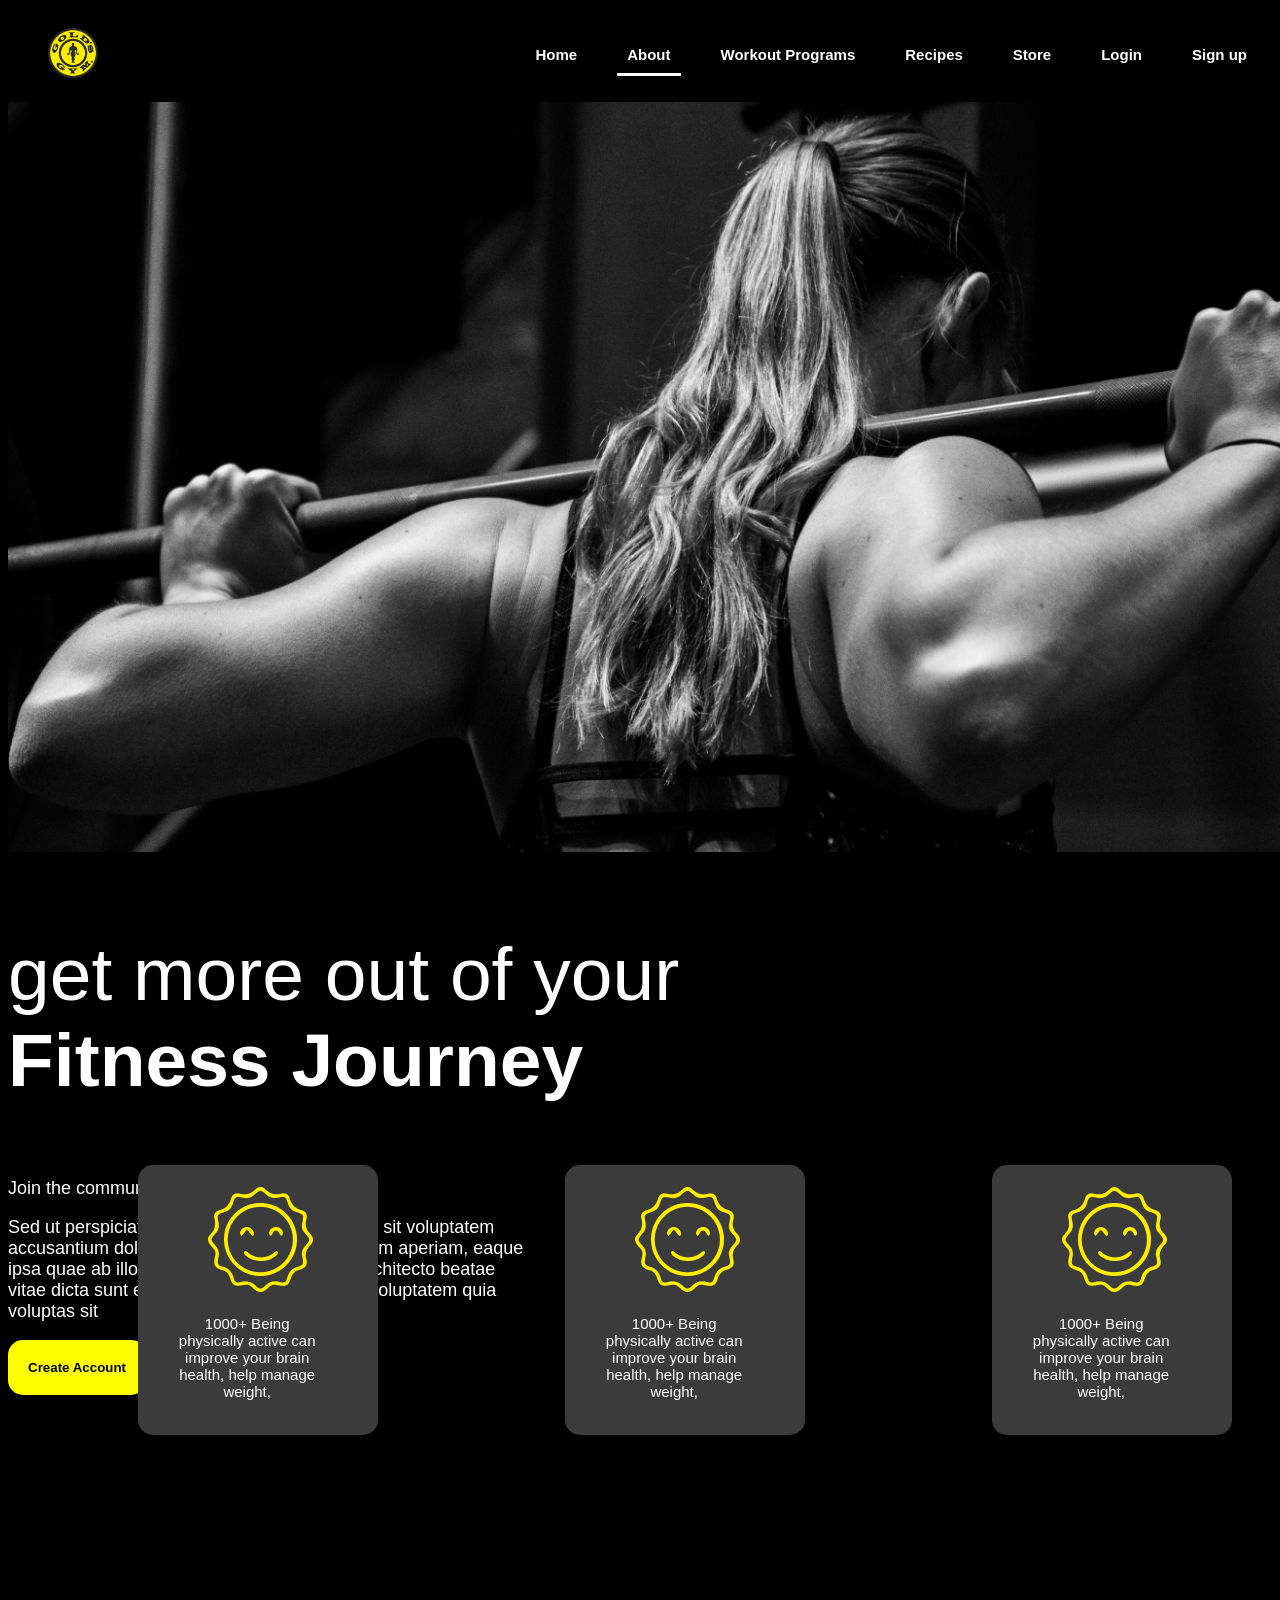
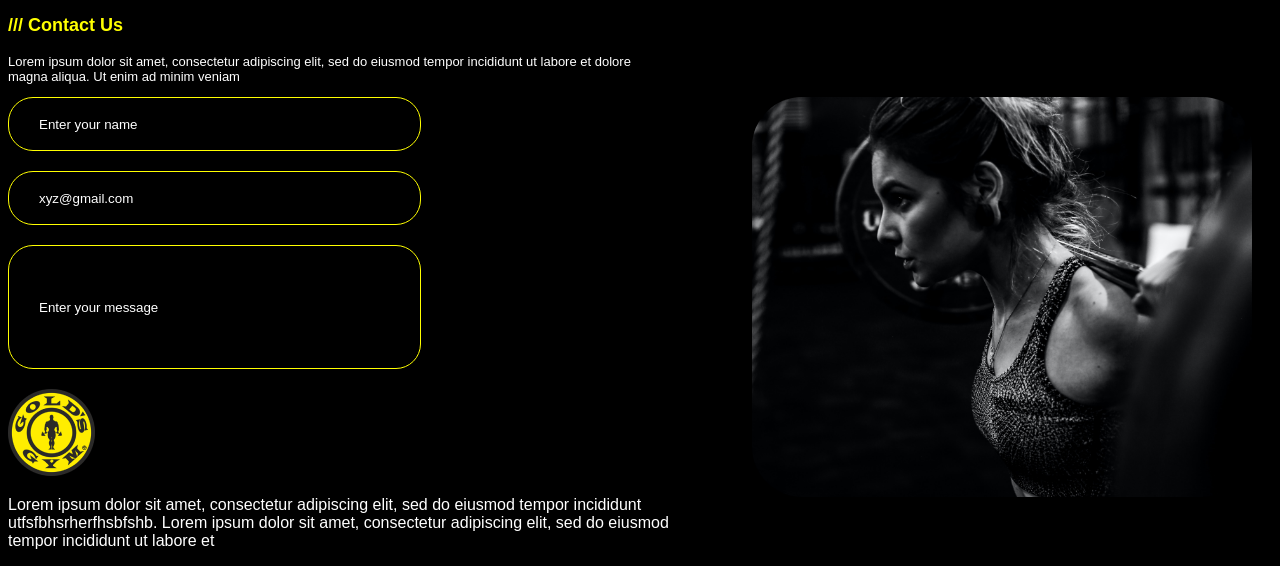
<file: about.html>
<!DOCTYPE html>
<html lang="en">
<head>
    <meta charset="UTF-8">
    <meta name="viewport" content="width=device-width, initial-scale=1.0">
    <link rel="stylesheet" href="about.css">
    <link rel="preconnect" href="https://fonts.googleapis.com">
<link rel="preconnect" href="https://fonts.gstatic.com" crossorigin>
<link href="https://fonts.googleapis.com/css2?family=Montserrat:wght@600&display=swap" rel="stylesheet">
<link rel="preconnect" href="https://fonts.googleapis.com">
<link rel="preconnect" href="https://fonts.googleapis.com">
<link rel="preconnect" href="https://fonts.gstatic.com" crossorigin>
<link href="https://fonts.googleapis.com/css2?family=Montserrat:wght@300&display=swap" rel="stylesheet">
<link rel="icon" href="Gold logo.png">

    <title>About</title>
</head>
<body>
    <header>
        <div class="logo">
            <img src="Gold logo.png" alt="gold_logo" width="50px" height="50px">
        </div>
        <nav class="navigation">
            <ul>
                <li><a href="home.html">Home</a></li>
                <li><a href="about.html" class="active">About</a></li>
                <li><a href="workout.html">Workout Programs</a></li>
                <li><a href="recipes.html">Recipes</a></li>
                <li><a href="store.html">Store</a></li>
                <li><a href="login.html">Login</a></li>
                <li><a href="signup.html">Sign up</a></li>
            </ul>
        </nav>
    </header>
    <main class="image">
        <img src="exercise1.png" alt="" id="image" width="1400px" height="750px">
        <div class="space">
        <p class="more">get more out of your <br>
            <span class="fitness">Fitness Journey</span></p>

            <p class="join">Join the community to track your progress</p>
            <p class="join">Sed ut perspiciatis unde omnis iste natus error sit voluptatem <br>
                accusantium doloremque laudantium, totam rem aperiam, eaque <br>
                ipsa quae ab illo inventore veritatis et quasi architecto beatae <br>
                vitae dicta sunt explicabo. Nemo enim ipsam voluptatem quia <br>
                voluptas sit</p>
                
                <button class="create" onclick="location.href='signup.html'">Create Account</button>
        </div>

        <div class="flop">
            <div class="background">
                <img src="Tefem 1.png" alt="" class="Tefem1">
                <img src="Tefem 2.png" alt="" class="Tefem2">
                <img src="Tefem 3.png" alt="" class="Tefem3">
                <img src="Tefem4.png" alt="" class="Tefem4">
                <img src="TEfem5.png" alt="" class="TEfem5">
                <p class="paragraph1">1000+ Being <br>
                    physically active can <br>
                     improve your brain <br>
                     health, help manage <br>
                      weight,</p>
            </div>
            <div class="background">
                <img src="Tefem 1.png" alt="" class="Tefem1">
                <img src="Tefem 2.png" alt="" class="Tefem2">
                <img src="Tefem 3.png" alt="" class="Tefem3">
                <img src="Tefem4.png" alt="" class="Tefem4">
                <img src="TEfem5.png" alt="" class="TEfem5">
                <p class="paragraph">1000+ Being <br>
                    physically active can <br>
                     improve your brain <br>
                     health, help manage <br>
                      weight,</p>
            </div>
            <div class="background">
                <img src="Tefem 1.png" alt="" class="Tefem1">
                <img src="Tefem 2.png" alt="" class="Tefem2">
                <img src="Tefem 3.png" alt="" class="Tefem3">
                <img src="Tefem4.png" alt="" class="Tefem4">
                <img src="TEfem5.png" alt="" class="TEfem5">
                <p class="paragraph2">1000+ Being <br>
                    physically active can <br>
                     improve your brain <br>
                     health, help manage <br>
                      weight,</p>
            </div>
        </div>
        <div class="main">
        <div class="contactUs">
            <p class="buy">/// Contact Us</p>
            <p class="lorem">Lorem ipsum dolor sit amet, consectetur adipiscing elit, sed do eiusmod tempor incididunt ut labore et dolore <br>
                 magna aliqua. Ut enim ad minim veniam</p>
        </div>

        <div class="login-container">
            <div class="image1">
                <img src="sushil-ghimire.png" alt="sushil-ghimire" width="500px" height="400px" id="image1">
            </div>
            <form action="about.php" method="post" class="container">
                <div class="input">
                    <input type="text" placeholder="Enter your name">
                </div>
                <div class="input">
                    <input type="text" placeholder="xyz@gmail.com">
                </div>
                <div class="input">
                    <input type="text" id="trying" placeholder="Enter your message">
                </div>
            </form>
            
        </div>

        <div class="saveur">
            <img src="Gold logo.png" alt="gold_logo">
            <p>Lorem ipsum dolor sit amet, consectetur adipiscing elit, sed do eiusmod tempor incididunt <br>
                utfsfbhsrherfhsbfshb.  Lorem ipsum dolor sit amet, consectetur adipiscing elit, sed do eiusmod <br>
                 tempor incididunt ut labore et</p>
        </div>
    </div>
    </main>
</file>
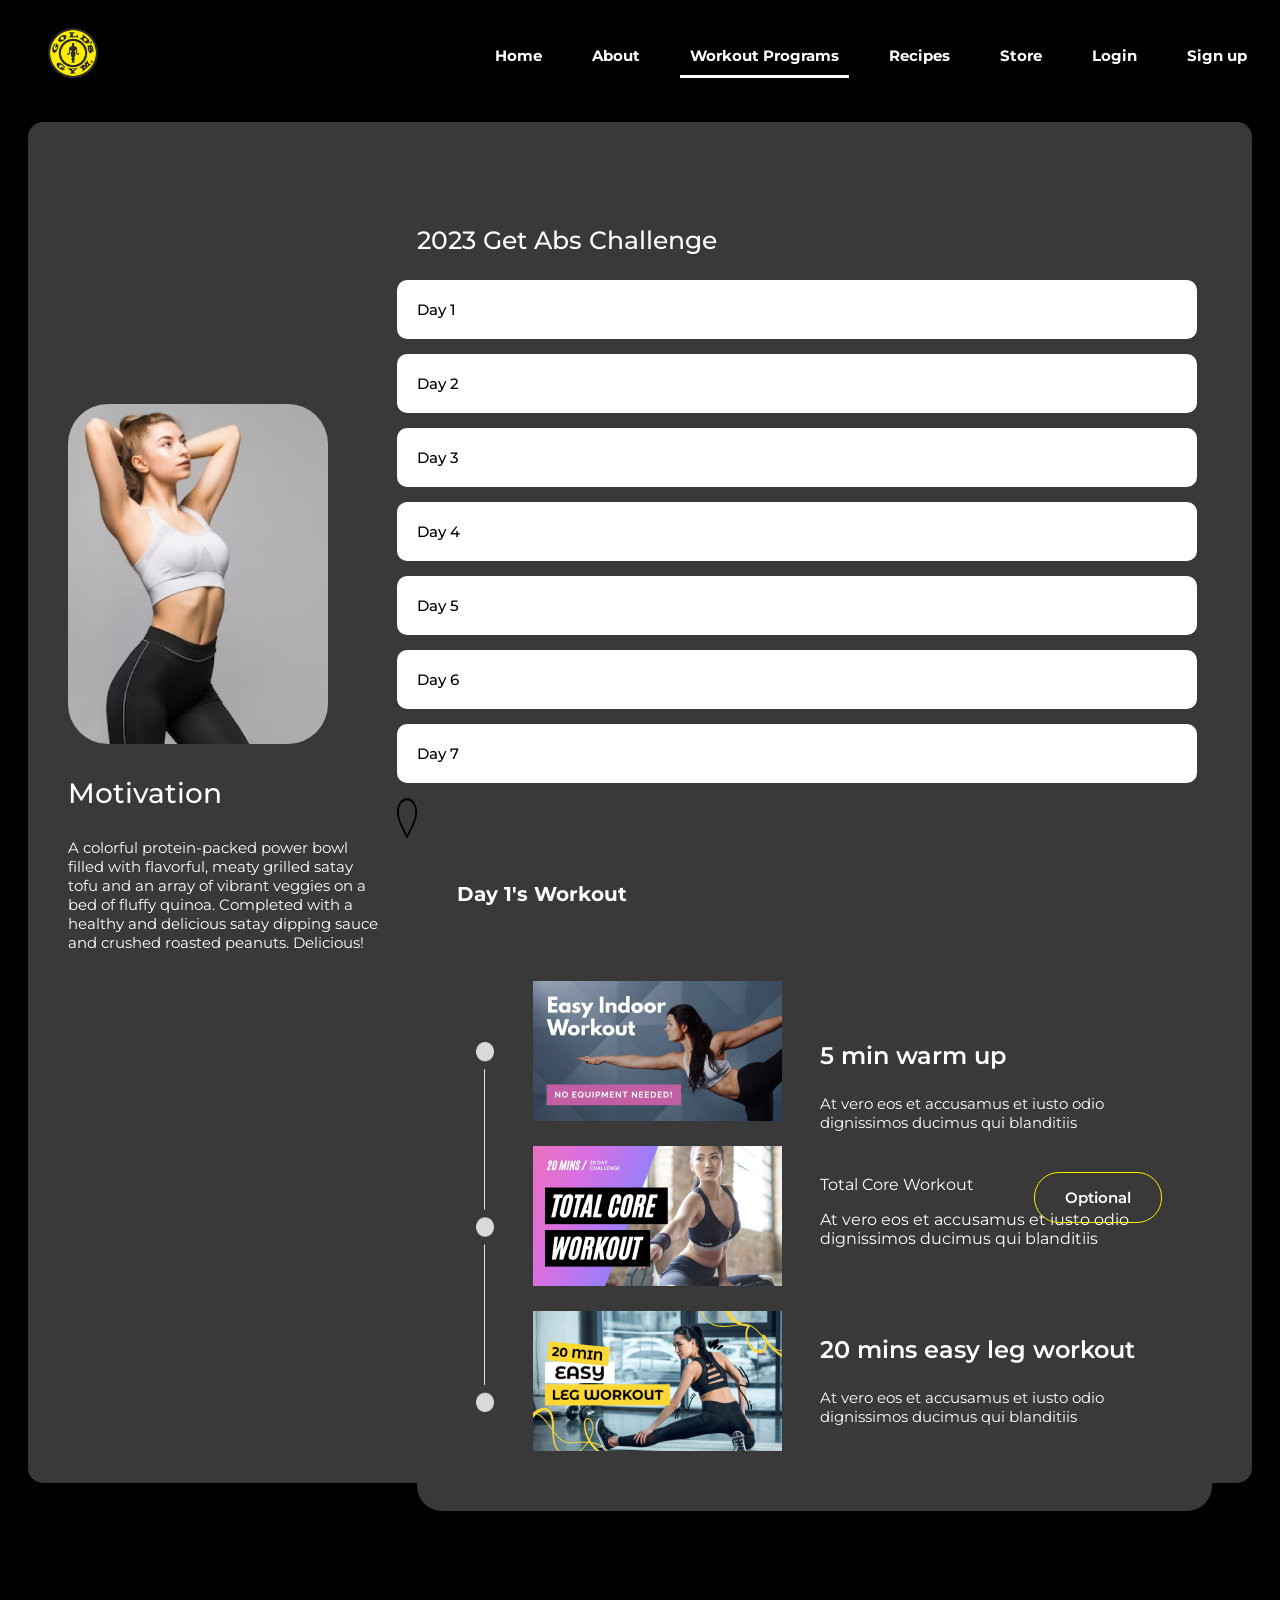
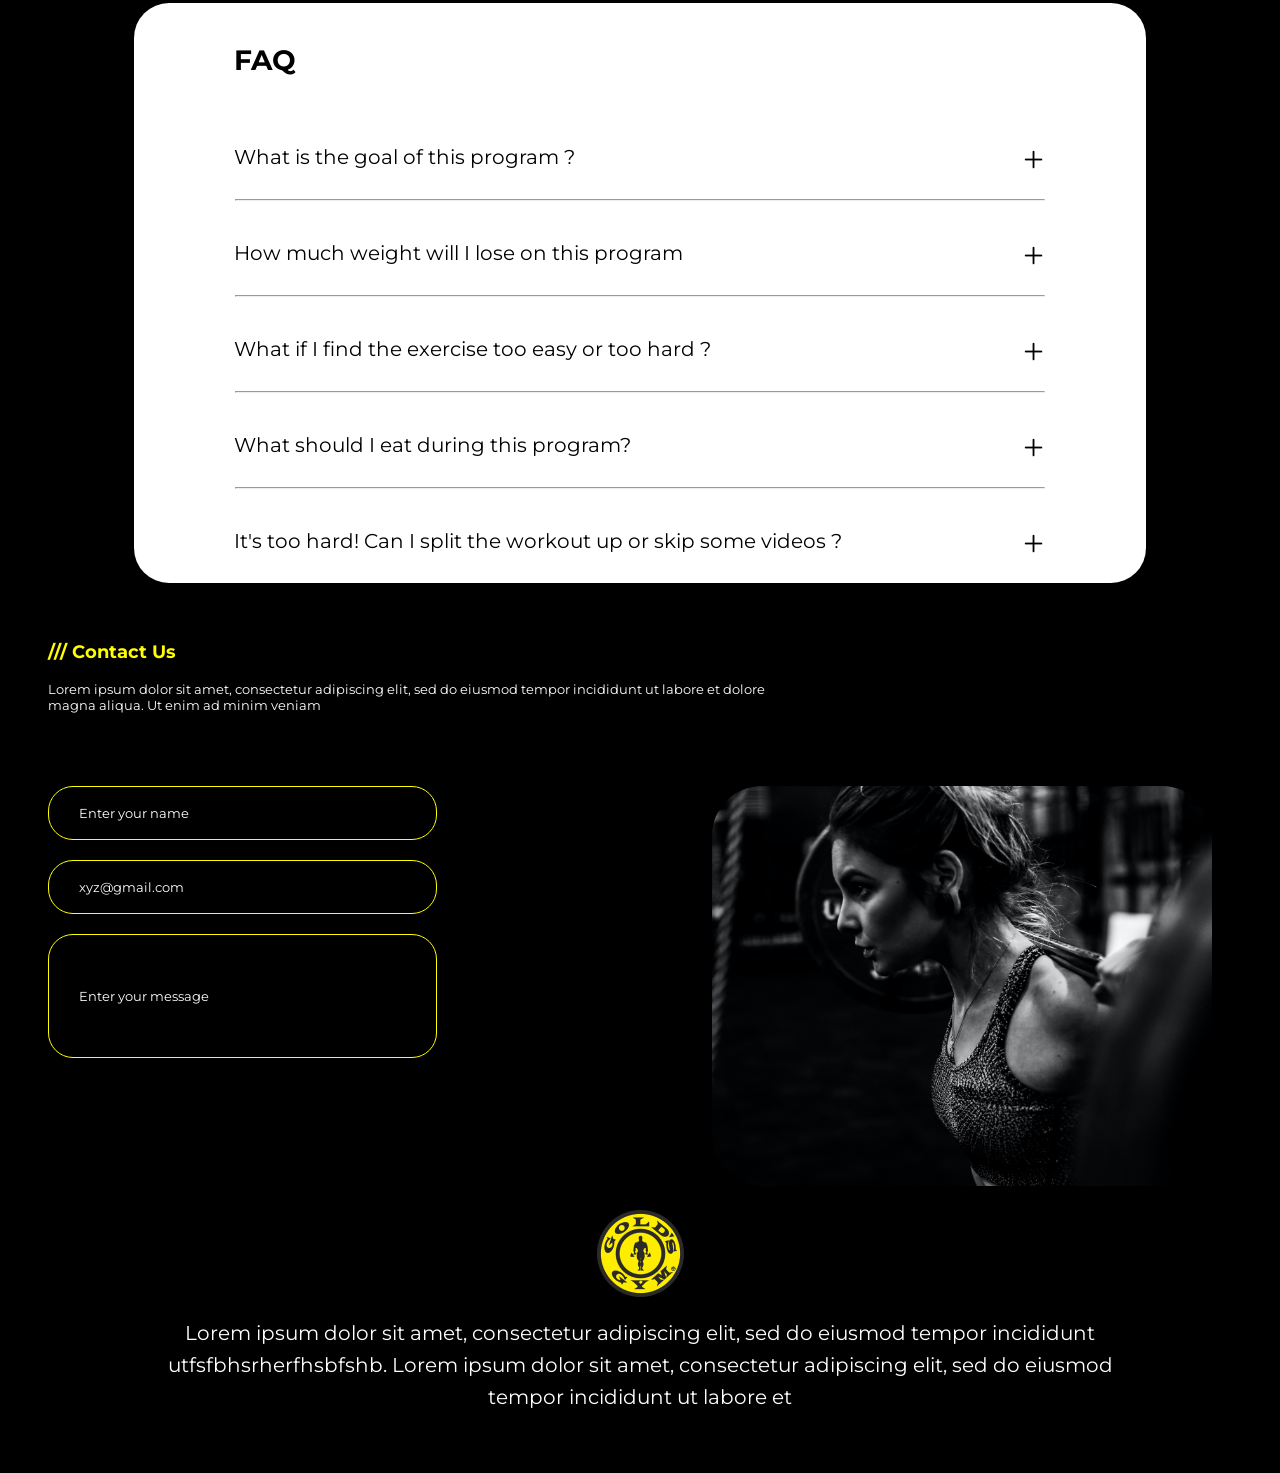
<file: challenge.html>
<!DOCTYPE html>
<html lang="en">
<head>
    <meta charset="UTF-8">
    <meta name="viewport" content="width=device-width, initial-scale=1.0">
    <link rel="stylesheet" href="challenge.css">
    <link rel="preconnect" href="https://fonts.googleapis.com">
<link rel="preconnect" href="https://fonts.gstatic.com" crossorigin>
<link href="https://fonts.googleapis.com/css2?family=Montserrat:wght@500&display=swap" rel="stylesheet">
<link rel="preconnect" href="https://fonts.googleapis.com">
<link rel="preconnect" href="https://fonts.gstatic.com" crossorigin>
<link href="https://fonts.googleapis.com/css2?family=Montserrat:wght@600&display=swap" rel="stylesheet">
<link rel="preconnect" href="https://fonts.googleapis.com">
<link rel="preconnect" href="https://fonts.gstatic.com" crossorigin>
<link href="https://fonts.googleapis.com/css2?family=Montserrat:wght@700&display=swap" rel="stylesheet">
<link rel="preconnect" href="https://fonts.googleapis.com">
<link rel="preconnect" href="https://fonts.gstatic.com" crossorigin>
<link href="https://fonts.googleapis.com/css2?family=Montserrat:wght@800&display=swap" rel="stylesheet">
<link rel="icon" href="Gold logo.png">
<title>2023 Get Abs Challenge</title>
</head>
<body>
    <header>
        <div class="logo">
            <img src="Gold logo.png" width="50px" height="50px">
        </div>
        <nav class="navigation">
            <ul>
                <li><a href="home.html">Home</a></li>
                <li><a href="about.html">About</a></li>
                <li><a href="workout.html" class="active">Workout Programs</a></li>
                <li><a href="recipes.html">Recipes</a></li>
                <li><a href="store.html">Store</a></li>
                <li><a href="login.html">Login</a></li>
                <li><a href="signup.html">Sign up</a></li>
            </ul>
        </nav>
    </header>
    <main>
        <div class="flop">
            <div class="position">
                <img src="workoutsect14.png" alt="" class="workoutsect14" width="260px" height="340px">
                <p class="motivation">Motivation</p>
                <p class="colorful">A colorful protein-packed power bowl <br>
                     filled with flavorful, meaty grilled satay <br>
                      tofu and an array of vibrant veggies on a <br>
                       bed of fluffy quinoa. Completed with a <br>
                       healthy and delicious satay dipping sauce <br>
                        and crushed roasted peanuts. Delicious!</p>
            </div>
            <div class="all">
            <div>
                <p class="Abs">2023 Get Abs Challenge</p>
                <div class="flop1">
                    <p class="day">Day 1</p>
                    <p class="day">Day 2</p>
                    <p class="day">Day 3</p>
                    <p class="day">Day 4</p>
                    <p class="day">Day 5</p>
                    <p class="day">Day 6</p>
                    <p class="day">Day 7</p>
                    <img src="Tefem9.png" alt="" width="20px" height="40px">
                </div>
            </div>
            <div class="main">
                <p class="one">Day 1's Workout</p>
                <div class="flop">
                    <div class="inheritance">
                        <img src="Gbr1.png" alt="" width="18px" height="370px">
                    </div>
                    <div class="challenge">
                        <img src="challenge1.png" alt="" class="challenge1">
                        <img src="challenge2.png" alt="" class="challenge1">
                        <img src="challenge3.png" alt="" class="challenge1">
                    </div>

                    <div>
                        <div class="quote">
                            <p class="duration">5 min warm up</p>
                            <p class="france">At vero eos et accusamus et iusto odio <br>dignissimos ducimus qui blanditiis</p>
                        </div>
                        <div class="quote1">
                            <p class="five">Total Core Workout</p>
                            <p class="latin">At vero eos et accusamus et iusto odio <br>dignissimos ducimus qui blanditiis</p>
                        </div>
                        <div class="quote2">
                            <p class="duration">20 mins easy leg workout</p>
                            <p class="france">At vero eos et accusamus et iusto odio <br>dignissimos ducimus qui blanditiis</p>
                        </div>
                    </div>
                    <div>
                        <button class="optional">Optional</button>
                    </div>
                </div>
            </div>
        </div>
        </div>

        <div class="center">
            <p class="faq">FAQ</p>
            <div class="flop3">
                <p class="what">What is the goal of this program ?</p>
                <img src="challenge4.png" alt="" class="challenge4" width="25px" height="25px">
            </div>
            <hr>
            <div class="flop3">
                <p class="what">How much weight will I lose on this program</p>
                <img src="challenge4.png" alt="" class="challenge4" width="25px" height="25px">
            </div>
            <hr>
            <div class="flop3">
                <p class="what">What if I find the exercise too easy or too hard ?</p>
                <img src="challenge4.png" alt="" class="challenge4" width="25px" height="25px">
            </div>
            <hr>
            <div class="flop3">
                <p class="what">What should I eat during this program?</p>
                <img src="challenge4.png" alt="" class="challenge4" width="25px" height="25px">
            </div>
            <hr>
            <div class="flop3">
                <p class="what">It's too hard! Can I split the workout up or skip some videos ?</p>
                <img src="challenge4.png" alt="" class="challenge4" width="25px" height="25px">
            </div>
        </div>

        <div class="contact">
            <p class="buy">/// Contact Us</p>
            <p class="lorem">Lorem ipsum dolor sit amet, consectetur adipiscing elit, sed do eiusmod tempor incididunt ut labore et dolore <br>
                 magna aliqua. Ut enim ad minim veniam</p>
        </div>
        <div class="input-box">
            <div class="image1">
                <img src="sushil-ghimire.png" alt="sunshil-ghimire" width="500px" height="400px" id="image1">
            </div>
            <form action="about.php" method="post" class="container">
                <div class="input">
                    <input type="text" placeholder="Enter your name">
                </div>
                <div class="input">
                    <input type="text" placeholder="xyz@gmail.com">
                </div>
                <div class="input">
                    <input type="text" id="input" placeholder="Enter your message">
                </div>
            </form>
            
        </div>

        <div class="saveur">
            <img src="Gold logo.png" alt="">
            <p>Lorem ipsum dolor sit amet, consectetur adipiscing elit, sed do eiusmod tempor incididunt <br>
                utfsfbhsrherfhsbfshb.  Lorem ipsum dolor sit amet, consectetur adipiscing elit, sed do eiusmod <br>
                 tempor incididunt ut labore et</p>
        </div>


    </main>
    </body>
</html>
</file>
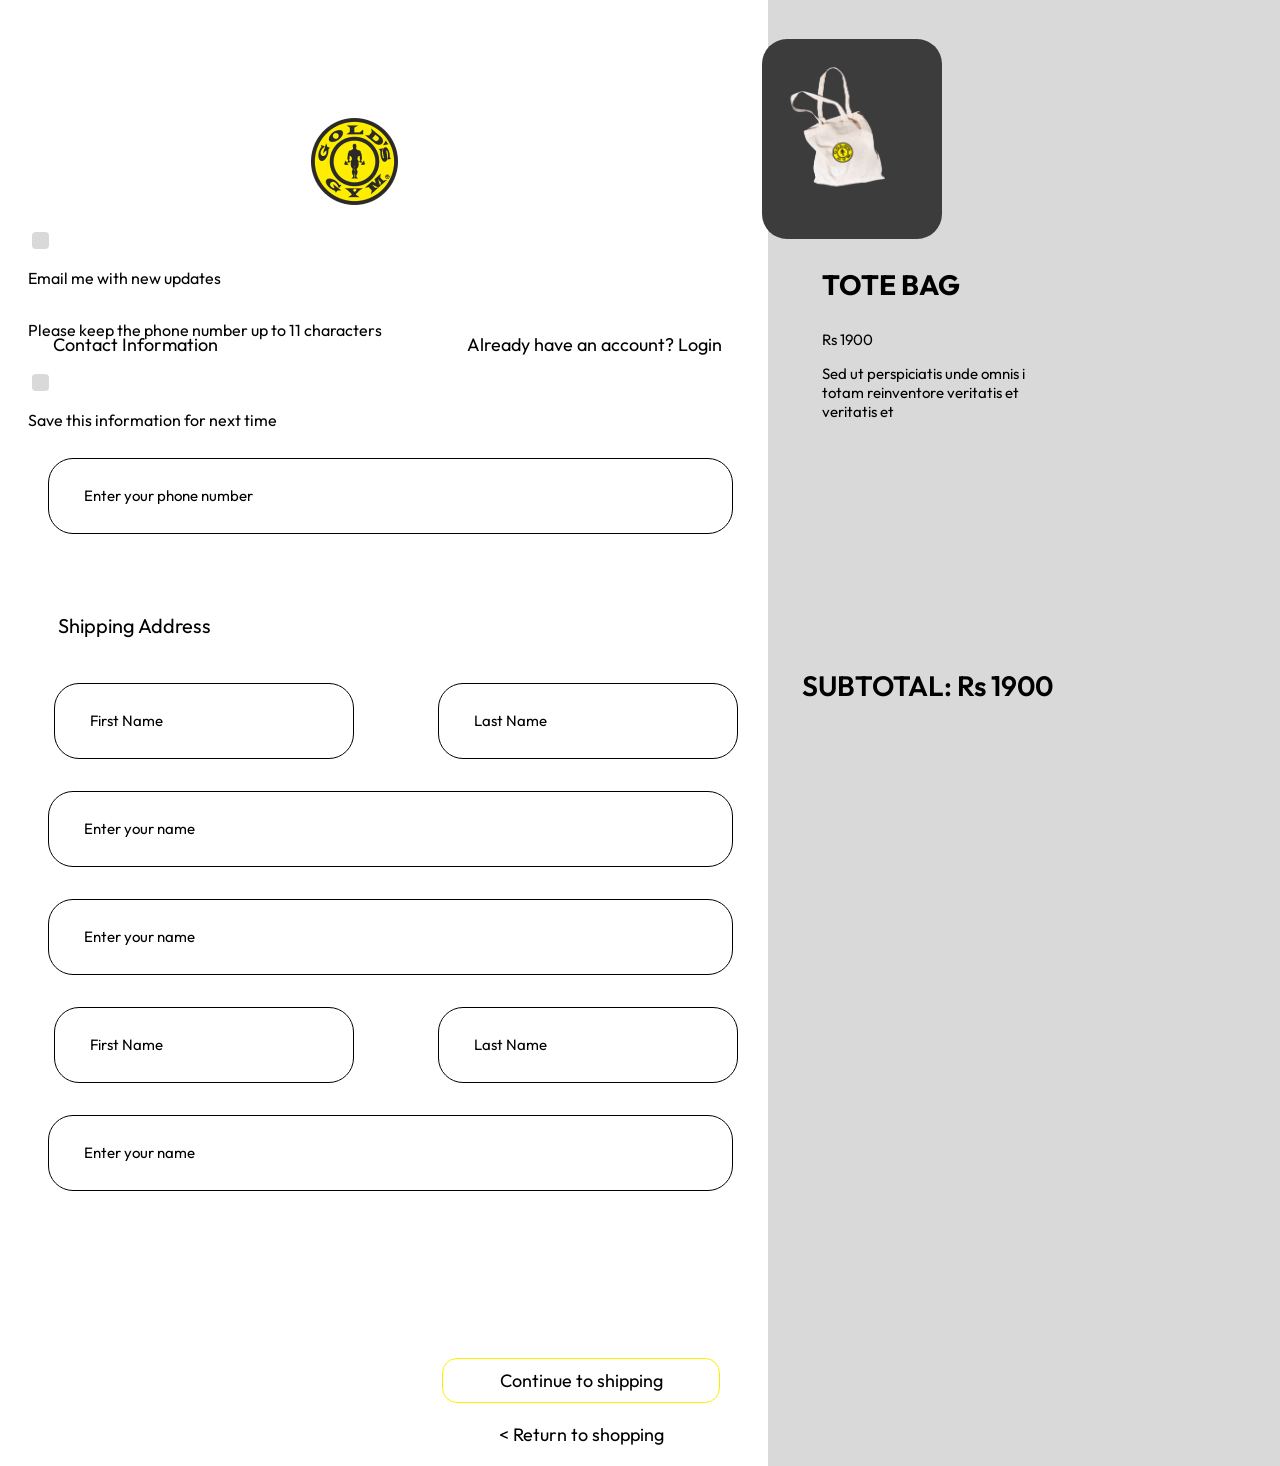
<file: checkout.html>
<!DOCTYPE html>
<html lang="en">
<head>
    <meta charset="UTF-8">
    <meta name="viewport" content="width=device-width, initial-scale=1.0">
    <link rel="stylesheet" href="checkout.css">
    <link rel="preconnect" href="https://fonts.googleapis.com">
<link rel="preconnect" href="https://fonts.gstatic.com" crossorigin>
<link href="https://fonts.googleapis.com/css2?family=Montserrat:wght@700&family=Outfit:wght@300;400;500;600;700;800;900&display=swap" rel="stylesheet">
    <link rel="icon" href="Gold logo.png">
    <title>Checkout Page</title>
</head>
    <body class="section">
    <div class="section1">
        <div class="image">
        <img src="Gold logo.png" alt="">
        </div>
        <div class="information">
            <p class="contact">Contact Information</p>
            <p class="contact"><a href="login.html">Already have an account? Login</a></p>
        </div>
        <div>
            <form action="checkout.php">
                <div class="text">
                <input type="text" class="type" placeholder="Enter your phone number" required>
            </div>
            <div class="flop1">
                <input type="checkbox">
                <p>Email me with new updates</p>
            </div>
            </form>
            <div>
                <p class="shipping">Shipping Address</p>
            </div>
            <form action="checkout.php">
                <div class="flop2">
                    <input type="text" class="type1" placeholder="First Name">
                    <input type="text" class="type2" placeholder="Last Name">
                </div>
                <div>
                    <input type="text" class="type3" placeholder="Enter your name">
                    <input type="text" class="type4" placeholder="Enter your name">
                </div>
                <div class="flex2">
                    <input type="text" class="type5" placeholder="First Name">
                    <input type="text" class="type6" placeholder="Last Name">
                </div>
                <div>
                    <input type="text" class="type7" placeholder="Enter your name">
                </div>


            </form>
            <div>
                <p class="Caution">Please keep the phone number up to 11 characters</p>
            </div>
            <div class="flop3">
                <input type="checkbox">
                <p>Save this information for next time</p>
            </div>
            <div class="button">
            <button onclick="location.href='shipping.html'">Continue to shipping</button>
            <a href="store.html"> < Return to shopping</a>
            </div>
        </div>
    </div>
    <div class="section2">
        <div>
            <div class="flop">
                <div class="store">
                    <img src="store2.png" alt="" class="store2" width="180px" height="170px">
                </div>
                <div class="division">
                    <p class="tote">TOTE BAG <br></p>
                    <p class="amount">Rs 1900</p>
                   <p class="write">Sed ut perspiciatis unde omnis i <br>
                    totam reinventore veritatis et <br>
                    veritatis et </p>
                </div>
                
        </div>
        <div class="subtotal">
            <p>SUBTOTAL: Rs 1900</p>
        </div>

    </div>
    </div>
    </body>
</html>
</file>
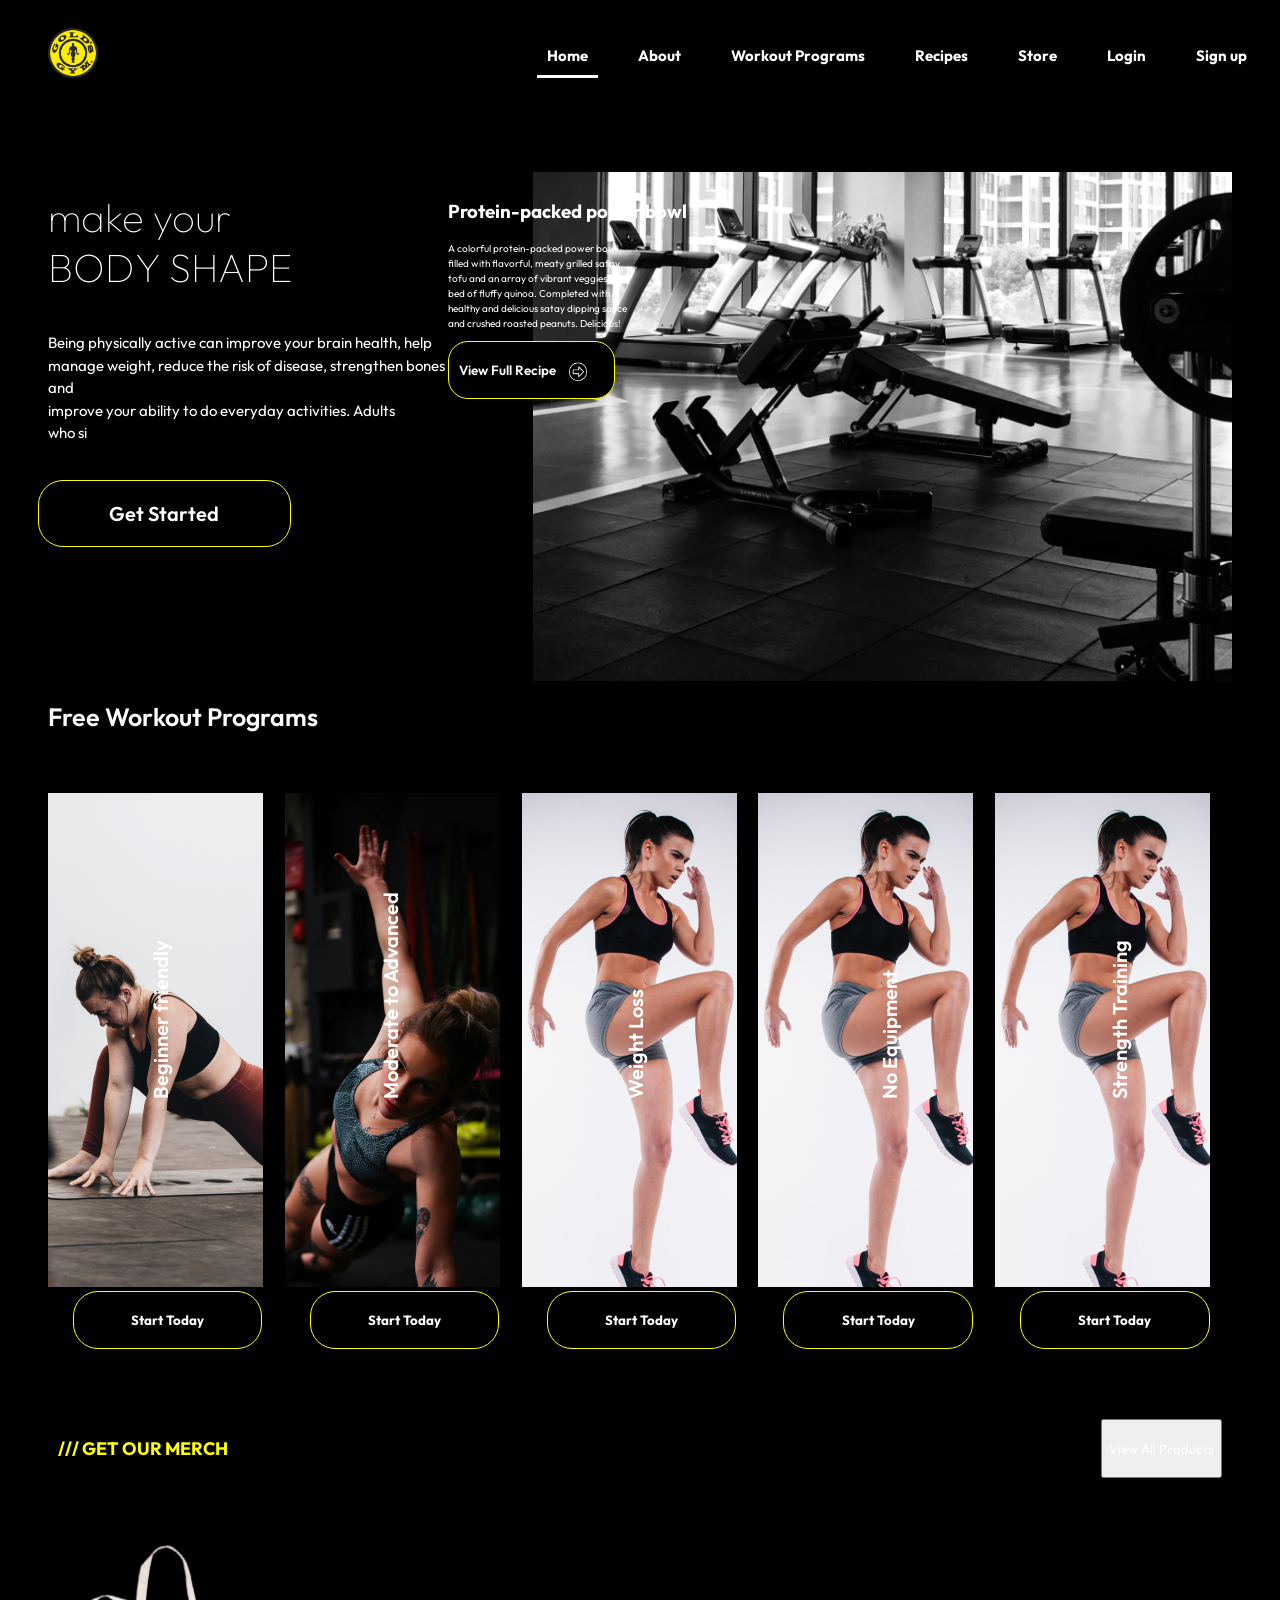
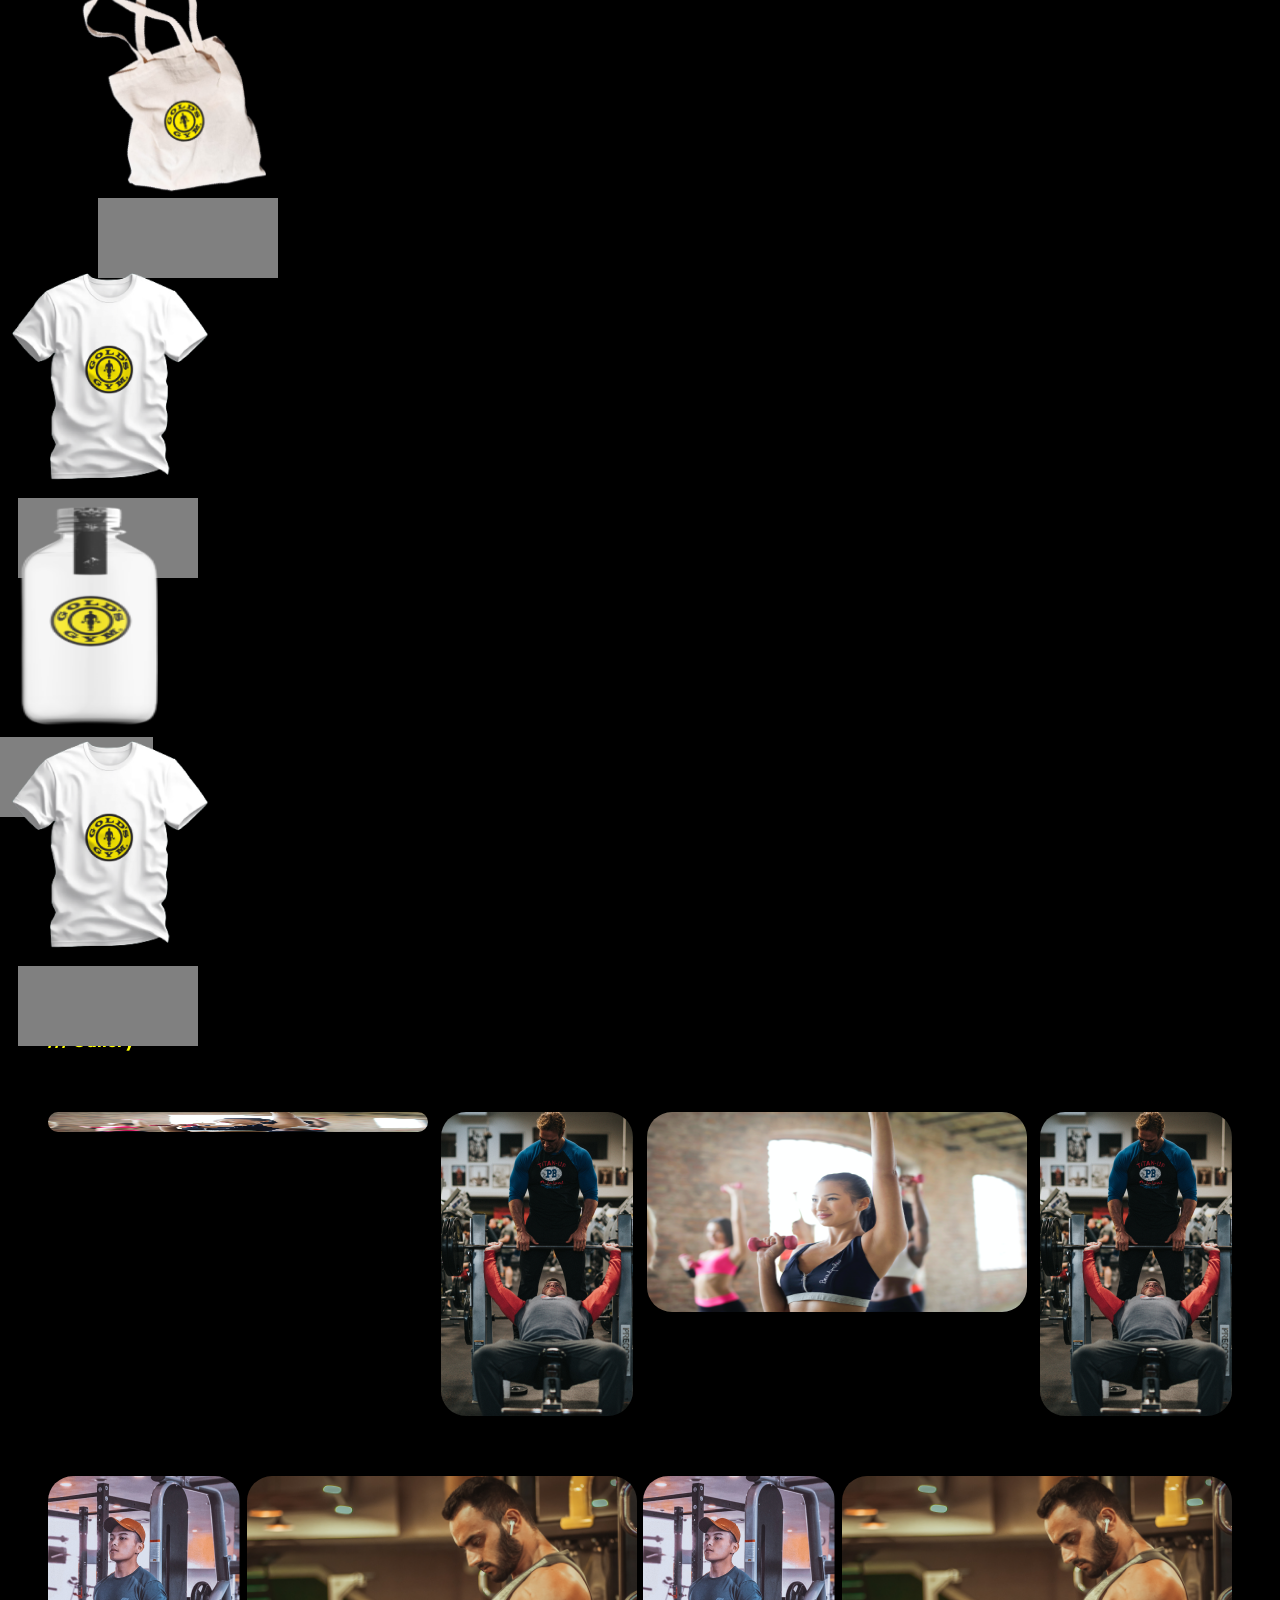
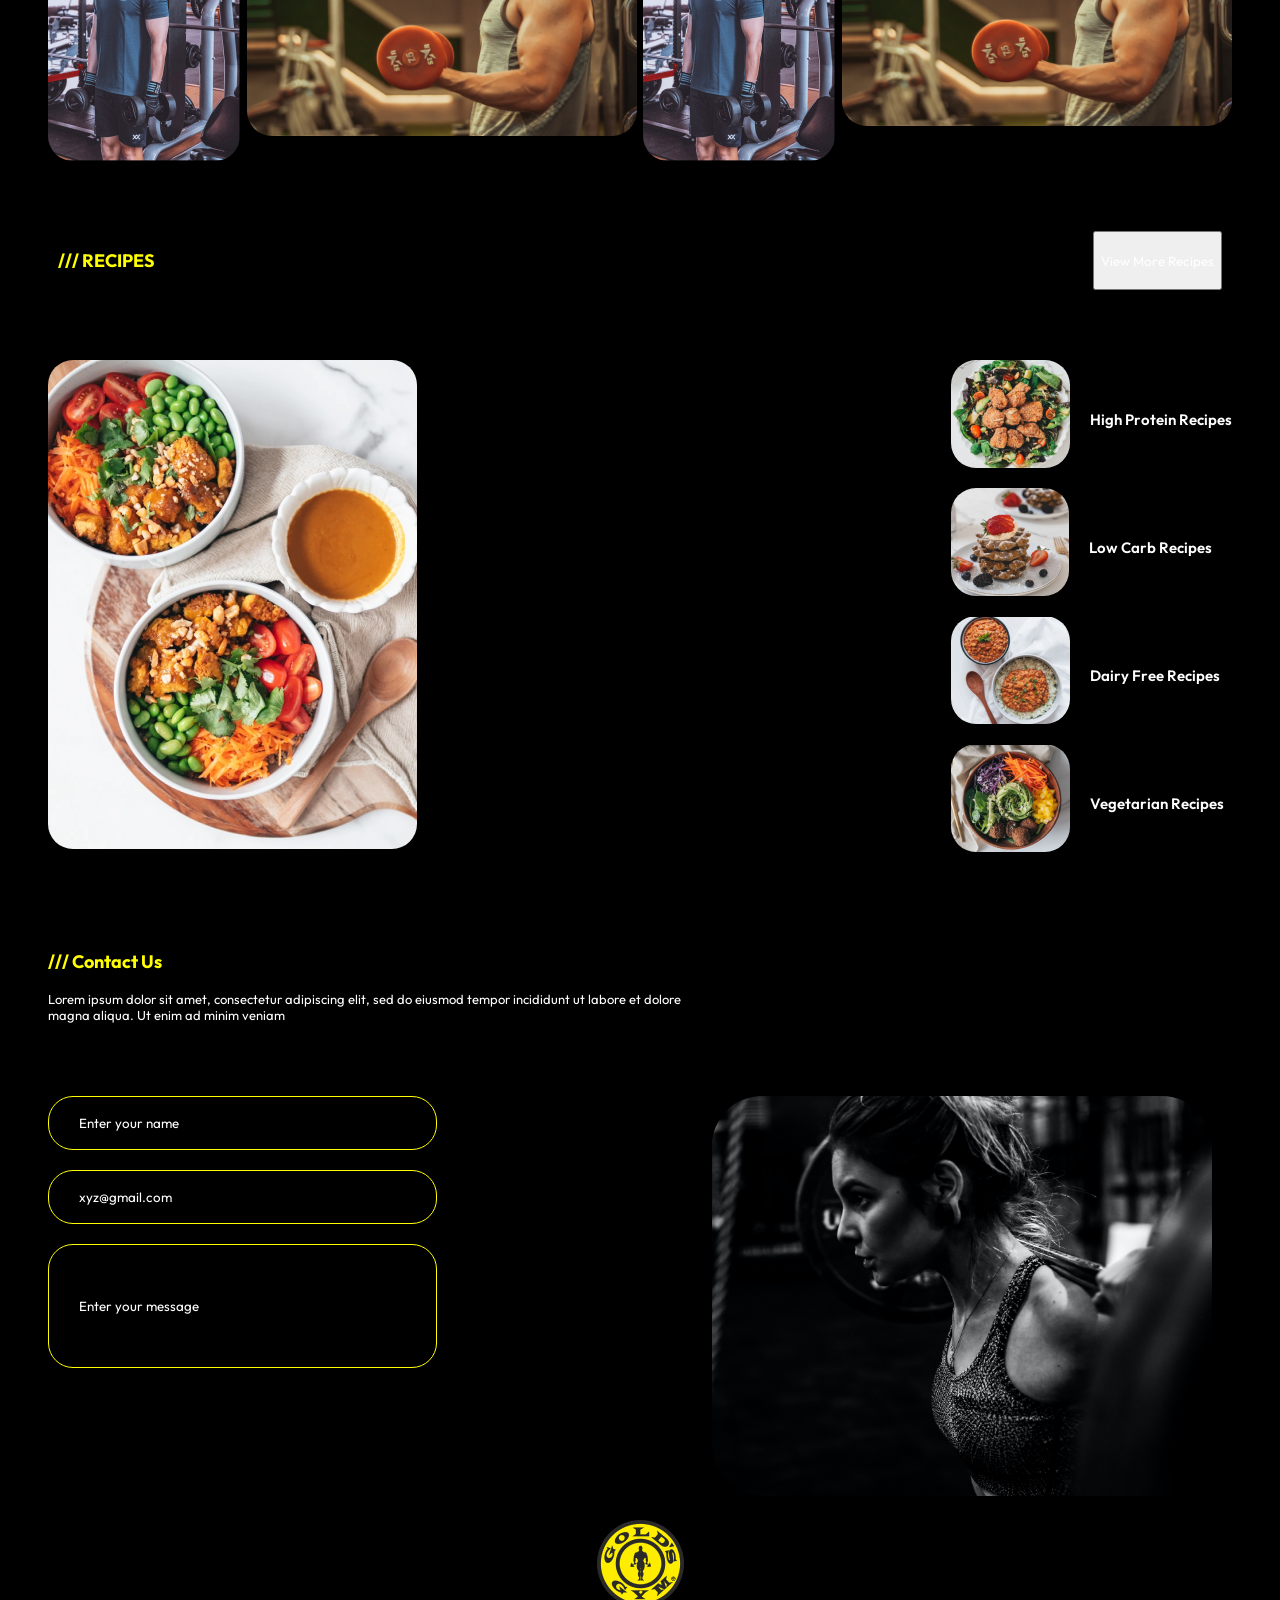
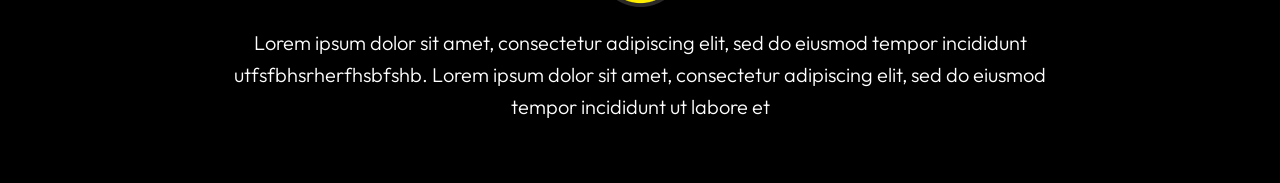
<file: home.html>
<!DOCTYPE html>
<html lang="en">
<head>
    <meta charset="UTF-8">
    <meta name="viewport" content="width=device-width, initial-scale=1.0">
    <link rel="stylesheet" href="Tefemhome.css">
    <link rel="preconnect" href="https://fonts.googleapis.com">
    <link rel="preconnect" href="https://fonts.gstatic.com" crossorigin>
    <link href="https://fonts.googleapis.com/css2?family=Montserrat:wght@700&family=Outfit:wght@300;400;500;600;700;800;900&display=swap" rel="stylesheet">
<link rel="icon" href="Gold logo.png`">

    <title>Home Page</title>
</head>
<body>
    <header>
        <div class="logo">
            <img src="Gold logo.png" alt="gold_logo" width="50px" height="50px">
        </div>
        <nav class="navigation">
            <ul>
                <li><a href="home.html" class="active">Home</a></li>
                <li><a href="about.html">About</a></li>
                <li><a href="workout.html">Workout Programs</a></li>
                <li><a href="recipes.html">Recipes</a></li>
                <li><a href="store.html">Store</a></li>
                <li><a href="login.html">Login</a></li>
                <li><a href="signup.html">Sign up</a></li>
            </ul>
        </nav>
    </header>
    <main>
        <img src="home1.png" alt="apparatus" id="home1" width="699px" height="509px">
        <div class="creservoir">
            
            <p class="assurance">make your <br><span class="body shape">BODY SHAPE</span></p>
            <p class="text">Being physically active can improve your brain health, help <br>
                 manage weight, reduce the risk of disease, strengthen bones and muscles, and <br>
                  improve your ability to do everyday activities. Adults <br> who si</p>
                  <button class="click" onclick="location.href='membership.html'">Get Started</button>
        </div>
    </main>
    <main>
        <div>
            <p class="programme">Free Workout Programs</p>
        </div>

        <div class="flop-creservoir">
            <div>
                <img src="home2.png" alt="iron lady" class="iron lady">
                <p class="Beginnerfriendly">Beginner friendly</p>
                <button class="button" onclick="location.href='challenge.html'">Start Today</button>
            </div>
            <div>
                <img src="home3.png" alt="iron lady" class="iron lady">
                <p class="moderate">Moderate to Advanced</p>
                <button class="button" onclick="location.href='challenge.html'">Start Today</button>
            </div>
            <div>
                <img src="home4.png" alt="iron lady" class="iron lady">
                <p class="weightloss">Weight Loss</p>
                <button class="button"  onclick="location.href='challenge.html'">Start Today</button>
            </div>
            <div>
                <img src="home4.png" alt="iron lady" class="iron lady">
                <p class="Equipment">No Equipment</p>
                <button class="button"  onclick="location.href='challenge.html'">Start Today</button>
            </div>
            <div>
                <img src="home4.png" alt="iron lady" class="iron lady">
                <p class="training">Strength Training</p>
                <button class="button"  onclick="location.href='challenge.html'">Start Today</button>
            </div>
        </div>
    </main>
    <main>
        <div class="store">
            <p class="buy">/// GET OUR MERCH</p>
            <button class="love" onclick="location.href='store.html'">View All Products</button>
        </div>
        <div class="patriach">
        <div class="index">
            <div class="formulation"></div>
           <img src="home5.png" alt="" class="home5" width="350px" height="350px">
        </div>
        <div class="Instant">
            <div class="formulation1"></div>
            <img src="home6.png" alt="" class="home5">
        </div>
        <div class="Instant">
            <div class="formulation2"></div>
            <img src="home7.png" alt="" class="home5" width="150px" height="225px">
        </div>
        <div>
            <div class="formulation3"></div>
            <img src="home6.png" alt="" class="home5">
        </div>
    </div>
    </main>

    <main>
        <p class="gallery">/// Gallery</p>
        <div class="flop">
            <img src="home8.png" alt="" width="380px" height="20px" class="home8">
            <img src="home9.png" alt="" class="home8">
            <img src="home8.png" alt="" width="380px" height="200px" class="home8">
            <img src="home9.png" alt="" class="home8">
        </div>

        <div class="flop1">
            <img src="home10.png" alt="" class="home8">
            <img src="home11.png" alt="" width="390px" height="260" class="home8">
            <img src="home10.png" alt="" class="home8">
            <img src="home11.png" alt="" width="390px" height="250" class="home8">
        </div>
    </main>
    <main>
        <div class="store">
            <p class="buy">/// RECIPES</p>
            <button class="love" onclick="location.href='recipes.html'">View More Recipes</button>
        </div>
        <div class="flop1">
            <div>
                <img src="home12.png" alt="" class="home8">
            </div>
            <div class="recipe">
                <h3>Protein-packed power bowl</h3>
                <p>A colorful protein-packed power bowl <br>
                     filled with flavorful, meaty grilled satay <br>
                     tofu and an array of vibrant veggies on a <br>
                     bed of fluffy quinoa. Completed with a <br>
                     healthy and delicious satay dipping sauce <br>
                      and crushed roasted peanuts. Delicious!</p>
                      <button class="recipe1" onclick="location.href='recipes.html'">View Full Recipe</button>
            </div>
            <div>
                <div class="home13">
                    <img src="home13.png" alt="" class="home8">
                    <p>High Protein Recipes</p>
                </div>
                <div class="home13">
                    <img src="home14.png" alt="" class="home8">
                    <p>Low Carb Recipes</p>
                </div>
                <div class="home13">
                    <img src="home15.png" alt="" class="home8">
                    <p>Dairy Free Recipes</p>
                </div>
                <div class="home13">
                    <img src="home16.png" alt="" class="home8">
                    <p>Vegetarian Recipes</p>
                </div>
                
            </div>
        </div>
    </main>
    <main>
        <div class="contact Us">
            <p class="buy">/// Contact Us</p>
            <p class="lorem">Lorem ipsum dolor sit amet, consectetur adipiscing elit, sed do eiusmod tempor incididunt ut labore et dolore <br>
                 magna aliqua. Ut enim ad minim veniam</p>
        </div>

        <div class="input-box">
            <div class="image1">
                <img src="sushil-ghimire.png" alt="sunshil-ghimire" width="500px" height="400px" id="image1">
            </div>
            <div class="creservoir">
                <div class="input">
                    <input type="text" placeholder="Enter your name">
                </div>
                <div class="input">
                    <input type="text" placeholder="xyz@gmail.com">
                </div>
                <div class="input">
                    <input type="text" id="input" placeholder="Enter your message">
                </div>
            </div>
            
        </div>

        <div class="saveur">
            <img src="Gold logo.png" alt="logo">
            <p>Lorem ipsum dolor sit amet, consectetur adipiscing elit, sed do eiusmod tempor incididunt <br>
                utfsfbhsrherfhsbfshb.  Lorem ipsum dolor sit amet, consectetur adipiscing elit, sed do eiusmod <br>
                 tempor incididunt ut labore et</p>
        </div>
    </main>

</body>
</html>
</file>
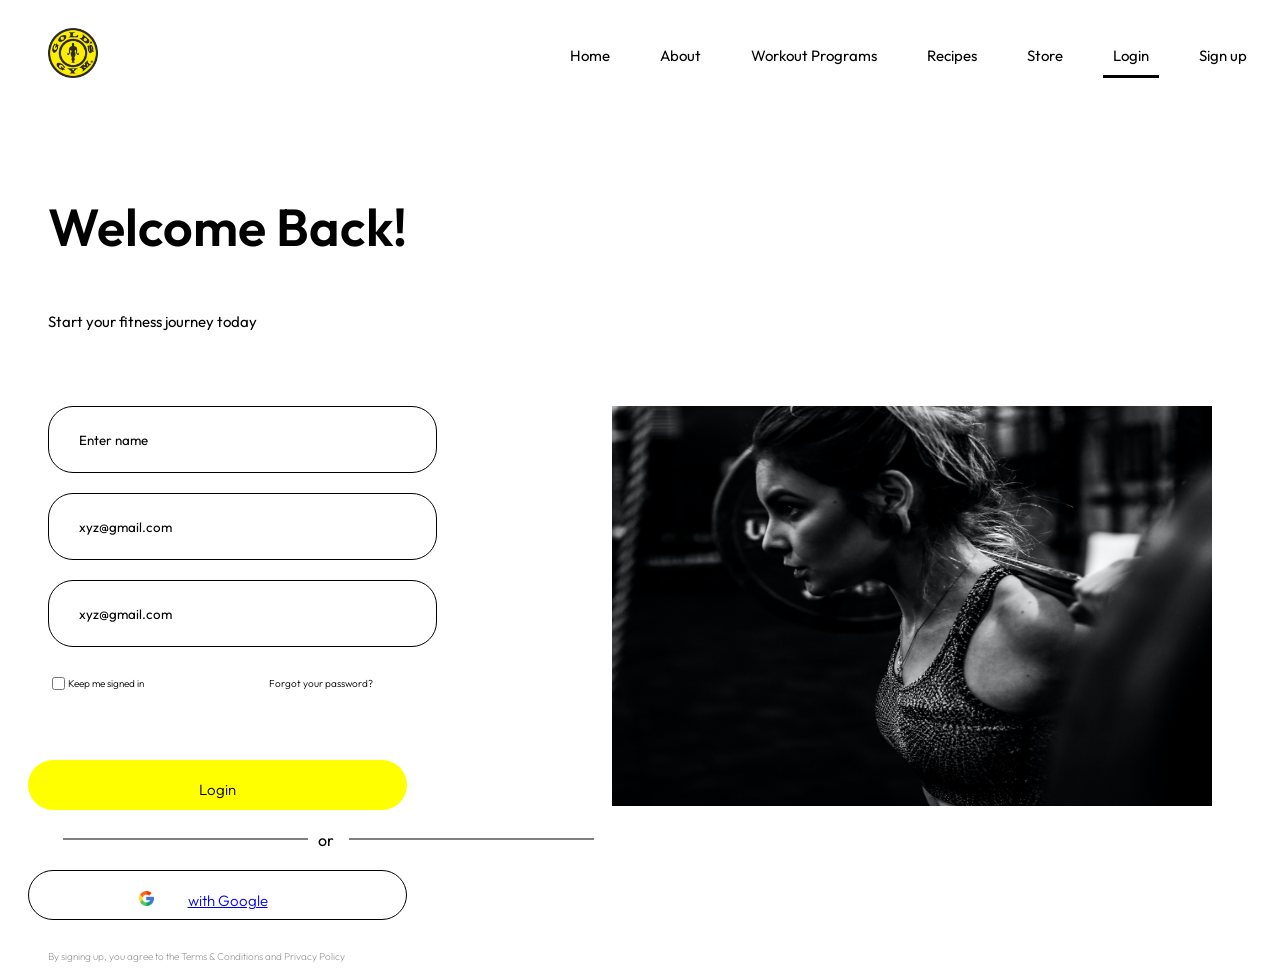
<file: login.html>
<!DOCTYPE html>
<html lang="en">
<head>
    <meta charset="UTF-8">
    <meta name="viewport" content="width=device-width, initial-scale=1.0">
    <link rel="stylesheet" href="login.css">
    <link rel="preconnect" href="https://fonts.googleapis.com">
<link rel="preconnect" href="https://fonts.gstatic.com" crossorigin>
<link href="https://fonts.googleapis.com/css2?family=Montserrat:wght@600&display=swap" rel="stylesheet">
<link rel="preconnect" href="https://fonts.googleapis.com">
<link rel="preconnect" href="https://fonts.gstatic.com" crossorigin>
<link href="https://fonts.googleapis.com/css2?family=Outfit:wght@800&display=swap" rel="stylesheet">
<link rel="preconnect" href="https://fonts.googleapis.com">
<link rel="icon" href="Gold logo.png">

    <title>Login</title>
</head>
<body>
    <header>
        <div class="logo">
            <img src="Gold logo.png" alt="gold_logo" width="50px" height="50px">
        </div>
        <nav class="navigator">
            <ul>
                <li><a href="home.html">Home</a></li>
                <li><a href="about.html">About</a></li>
                <li><a href="workout.html">Workout Programs</a></li>
                <li><a href="recipes.html">Recipes</a></li>
                <li><a href="store.html">Store</a></li>
                <li><a href="login.html" class="active">Login</a></li>
                <li><a href="signup.html">Sign up</a></li>
            </ul>
        </nav>
    </header>
    <main>
        <div class="text-content">
            <p class="track">Welcome Back!</p>
            <p class="start">Start your fitness journey today</p>
        </div>

        <div class="Source">
            <div class="image-container">
                <img src="sushil-ghimire.png" alt="sunshil-ghimire" width="600px" height="400px" id="image1">
            </div>
            <form action="login.php" method="post" class="container">
                <div class="input">
                    <input type="text"   id="username" name="username"  placeholder="Enter name" required>
                </div>
                <div class="input">
                    <input type="email" id="xyz@gmail.com" name="email"  placeholder="xyz@gmail.com" required>
                </div>
                <div class="input">
                     <input type="email" id="email" name="email"  placeholder="xyz@gmail.com" required>
                </div>
                <div class="notification"> 
                    <input type="checkbox"id="keepLoggedIn" name="keepLoggedIn">
                    <p>Keep me signed in</p>
                    <p class="forgot"><a href="#forgot">Forgot your password?</a></p>
                    
                </div>
            </form>
            
        </div>

        <div>
            <button><a>Login</a></button>
        </div>

        <div class="horizontal">
            <div class="line"></div>
            <div>or</div>
            <div class="line"></div>
        </div>
        <div>
            <button  class="Google"><a href="with Google"> with Google</a></button>

        </div>
        <p class="Conditions">By signing up, you agree to the Terms & Conditions and Privacy Policy</p>
    </main>
</body>
</html>
</file>
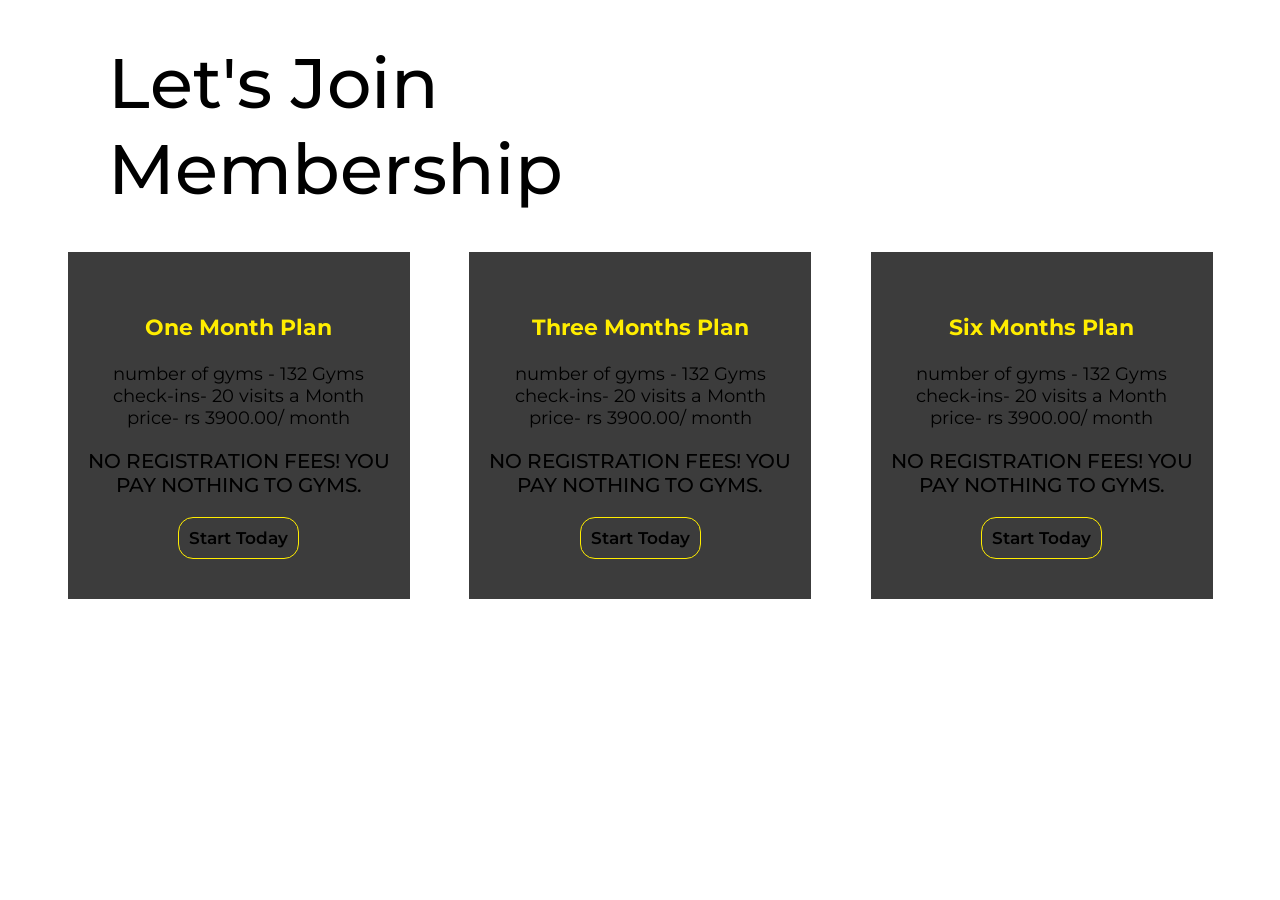
<file: membership.html>
<!DOCTYPE html>
<html lang="en">
<head>
    <meta charset="UTF-8">
    <meta name="viewport" content="width=device-width, initial-scale=1.0">
    <link rel="stylesheet" href="membership.css">
    <link rel="preconnect" href="https://fonts.googleapis.com">
<link rel="preconnect" href="https://fonts.gstatic.com" crossorigin>
<link href="https://fonts.googleapis.com/css2?family=Montserrat:wght@500&display=swap" rel="stylesheet">
<link rel="preconnect" href="https://fonts.googleapis.com">
<link rel="preconnect" href="https://fonts.gstatic.com" crossorigin>
<link href="https://fonts.googleapis.com/css2?family=Montserrat:wght@600&display=swap" rel="stylesheet">
<link rel="preconnect" href="https://fonts.googleapis.com">
<link rel="preconnect" href="https://fonts.gstatic.com" crossorigin>
<link href="https://fonts.googleapis.com/css2?family=Montserrat:wght@700&display=swap" rel="stylesheet">
<link rel="preconnect" href="https://fonts.googleapis.com">
<link rel="preconnect" href="https://fonts.gstatic.com" crossorigin>
<link href="https://fonts.googleapis.com/css2?family=Montserrat:wght@800&display=swap" rel="stylesheet">
<link rel="icon" href="Gold logo.png">
    <title>Membership</title>
</head>
<body>
    <div>
        <p class="join">
            Let's Join <br>
Membership
        </p>
    </div>

    <div class="flop">
        <div class="background">
            <p class="month">One Month Plan</p>
            <p class="gyms">number of gyms - 132 Gyms <br>
                check-ins- 20 visits a Month <br>
                price- rs 3900.00/ month</p>
                <p class="reg">NO REGISTRATION FEES! YOU <br> PAY NOTHING TO GYMS.</p>

                <button>Start Today</button>
        </div>
        <div class="background">
            <p class="month">Three Months Plan</p>
            <p class="gyms">number of gyms - 132 Gyms <br>
                check-ins- 20 visits a Month <br>
                price- rs 3900.00/ month</p>
                <p class="reg">NO REGISTRATION FEES! YOU <br> PAY NOTHING TO GYMS.</p>

                <button>Start Today</button>
        </div>
        <div class="background">
            <p class="month">Six Months Plan</p>
            <p class="gyms">number of gyms - 132 Gyms <br>
                check-ins- 20 visits a Month <br>
                price- rs 3900.00/ month</p>
                <p class="reg">NO REGISTRATION FEES! YOU <br> PAY NOTHING TO GYMS.</p>

                <button>Start Today</button>
        </div>
    </div>
</body>
</html>
</file>
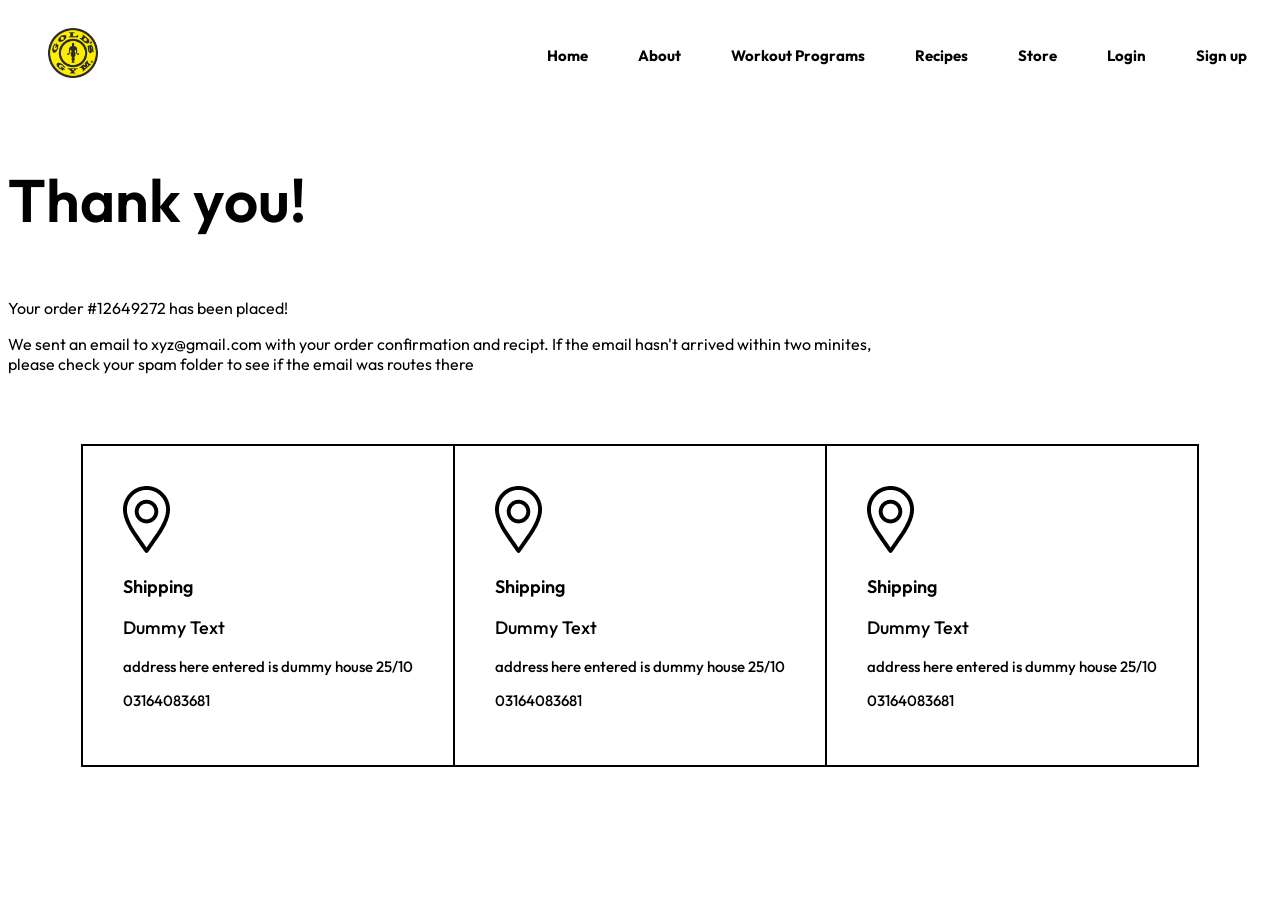
<file: receipt.html>
<!DOCTYPE html>
<html lang="en">
<head>
    <meta charset="UTF-8">
    <meta name="viewport" content="width=device-width, initial-scale=1.0">
    <link rel="stylesheet" href="receipt.css">
    <link rel="preconnect" href="https://fonts.googleapis.com">
<link rel="preconnect" href="https://fonts.gstatic.com" crossorigin>
<link href="https://fonts.googleapis.com/css2?family=Montserrat:wght@700&family=Outfit:wght@300;400;500;600;700;800;900&display=swap" rel="stylesheet">
    <link rel="icon" href="Gold logo.png">
    <title>Receipt</title>
</head>
<body>
    <header>
        <div class="logo">
            <img src="Gold logo.png" alt="gold_logo" width="50px" height="50px">
        </div>
        <nav class="navigation">
            <ul>
                <li><a href="home.html">Home</a></li>
                <li><a href="about.html">About</a></li>
                <li><a href="workout.html">Workout Programs</a></li>
                <li><a href="recipes.html">Recipes</a></li>
                <li><a href="store.html" class="active">Store</a></li>
                <li><a href="login.html">Login</a></li>
                <li><a href="signup.html">Sign up</a></li>
            </ul>
        </nav>
    </header>
        <main>
            <div class="Order info">
                <p class="thanks">Thank you!</p>
                <p class="place order">Your order #12649272 has been placed!</p>
                <p class="place order">We sent an email to xyz@gmail.com with your order confirmation and recipt. If the email hasn't arrived within two minites, <br>
                    please check your spam folder to see if the email was routes there </p>
            </div>

            <table border="2">
                <tr class="table">
                  <td>
                    <img src="Tefem9.png" alt="" class="Tefem9">
                    <img src="Tefem8.png" alt="" class="Tefem8">
                    <p class="shipping">Shipping</p>
                    <p class="text">Dummy Text</p>
                    <p class="address">address here entered is dummy house 25/10</p>
                    <p class="address">03164083681</p>
                  </td>
                  <td>
                    <img src="Tefem9.png" alt="" class="Tefem9">
                    <img src="Tefem8.png" alt="" class="Tefem8">
                    <p class="shipping">Shipping</p>
                    <p class="text">Dummy Text</p>
                    <p class="address">address here entered is dummy house 25/10</p>
                    <p class="address">03164083681</p></td>
                  <td>
                    <img src="Tefem9.png" alt="" class="Tefem9">
                    <img src="Tefem8.png" alt="" class="Tefem8">
                    <p class="shipping">Shipping</p>
                    <p class="text">Dummy Text</p>
                    <p class="address">address here entered is dummy house 25/10</p>
                    <p class="address">03164083681</p>
                  </td>
                </tr>
              </table>
              
        </main>
    
</body>
</html>
</file>
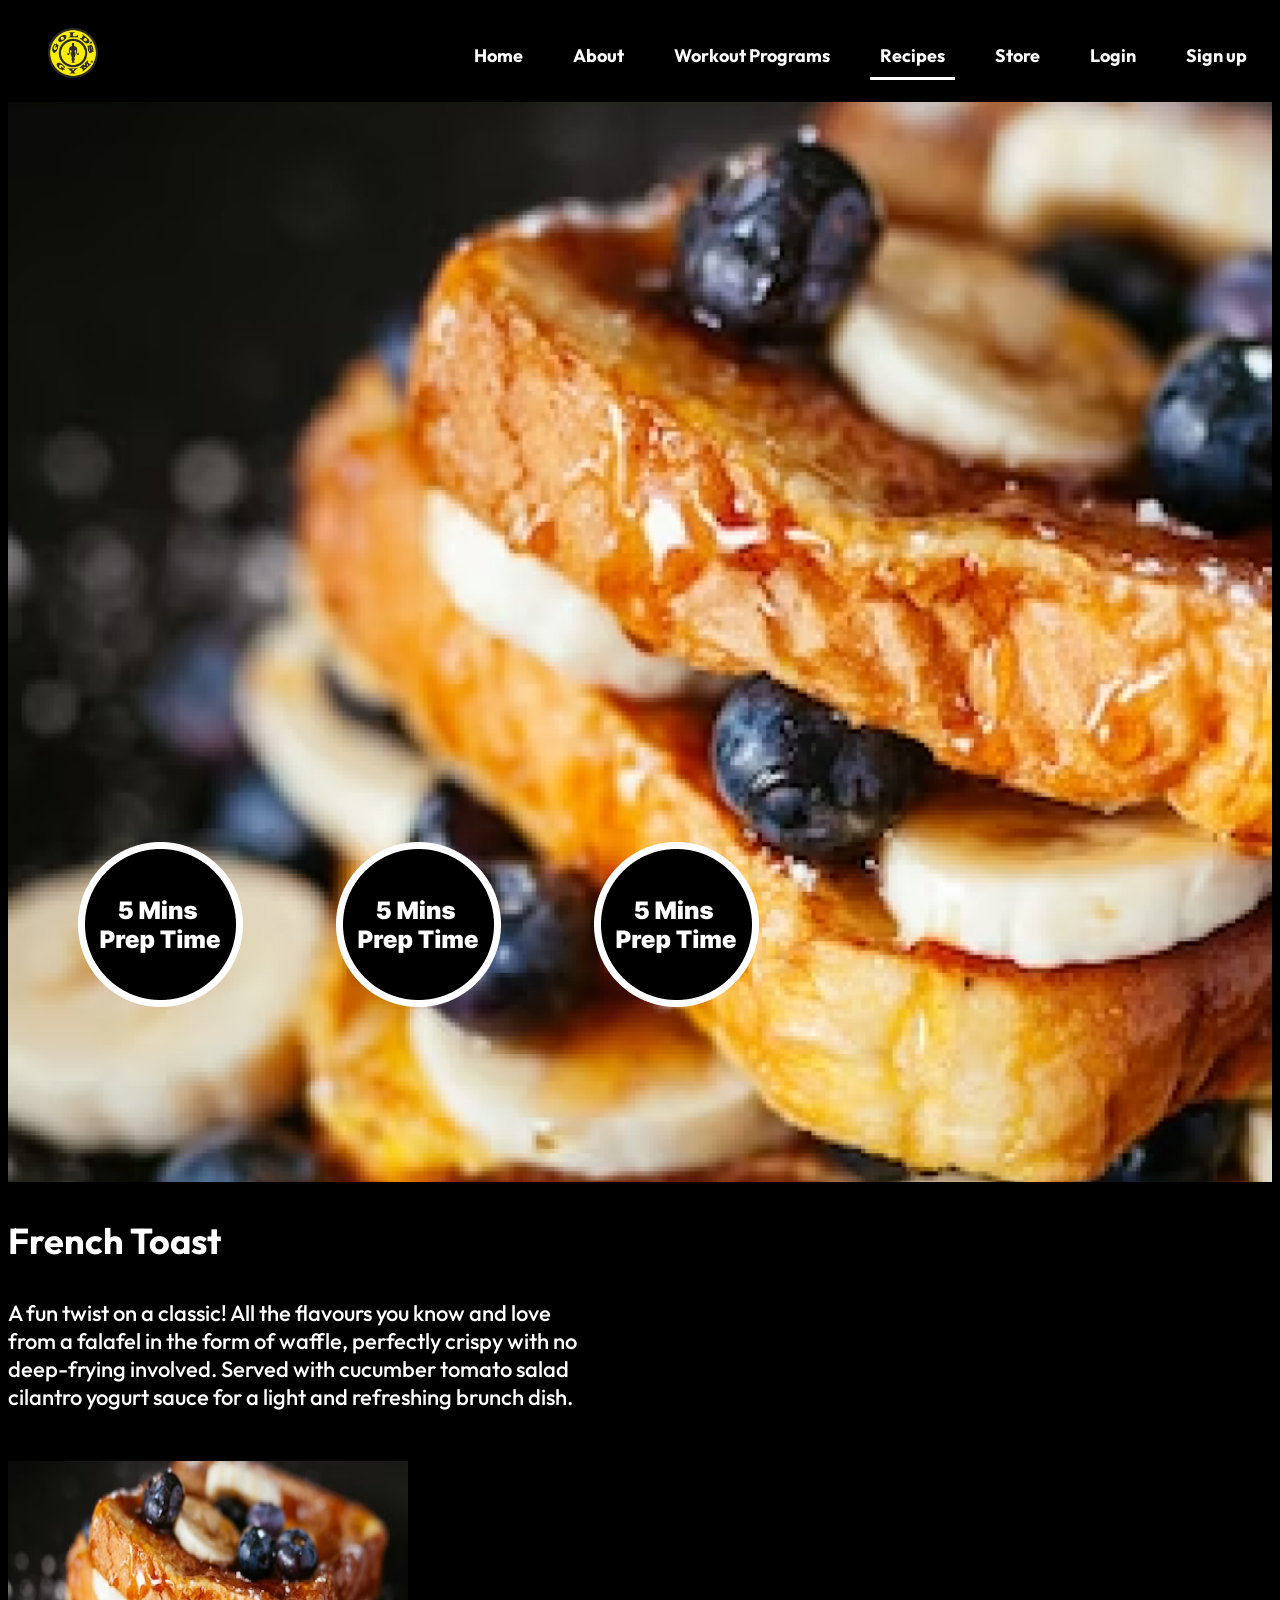
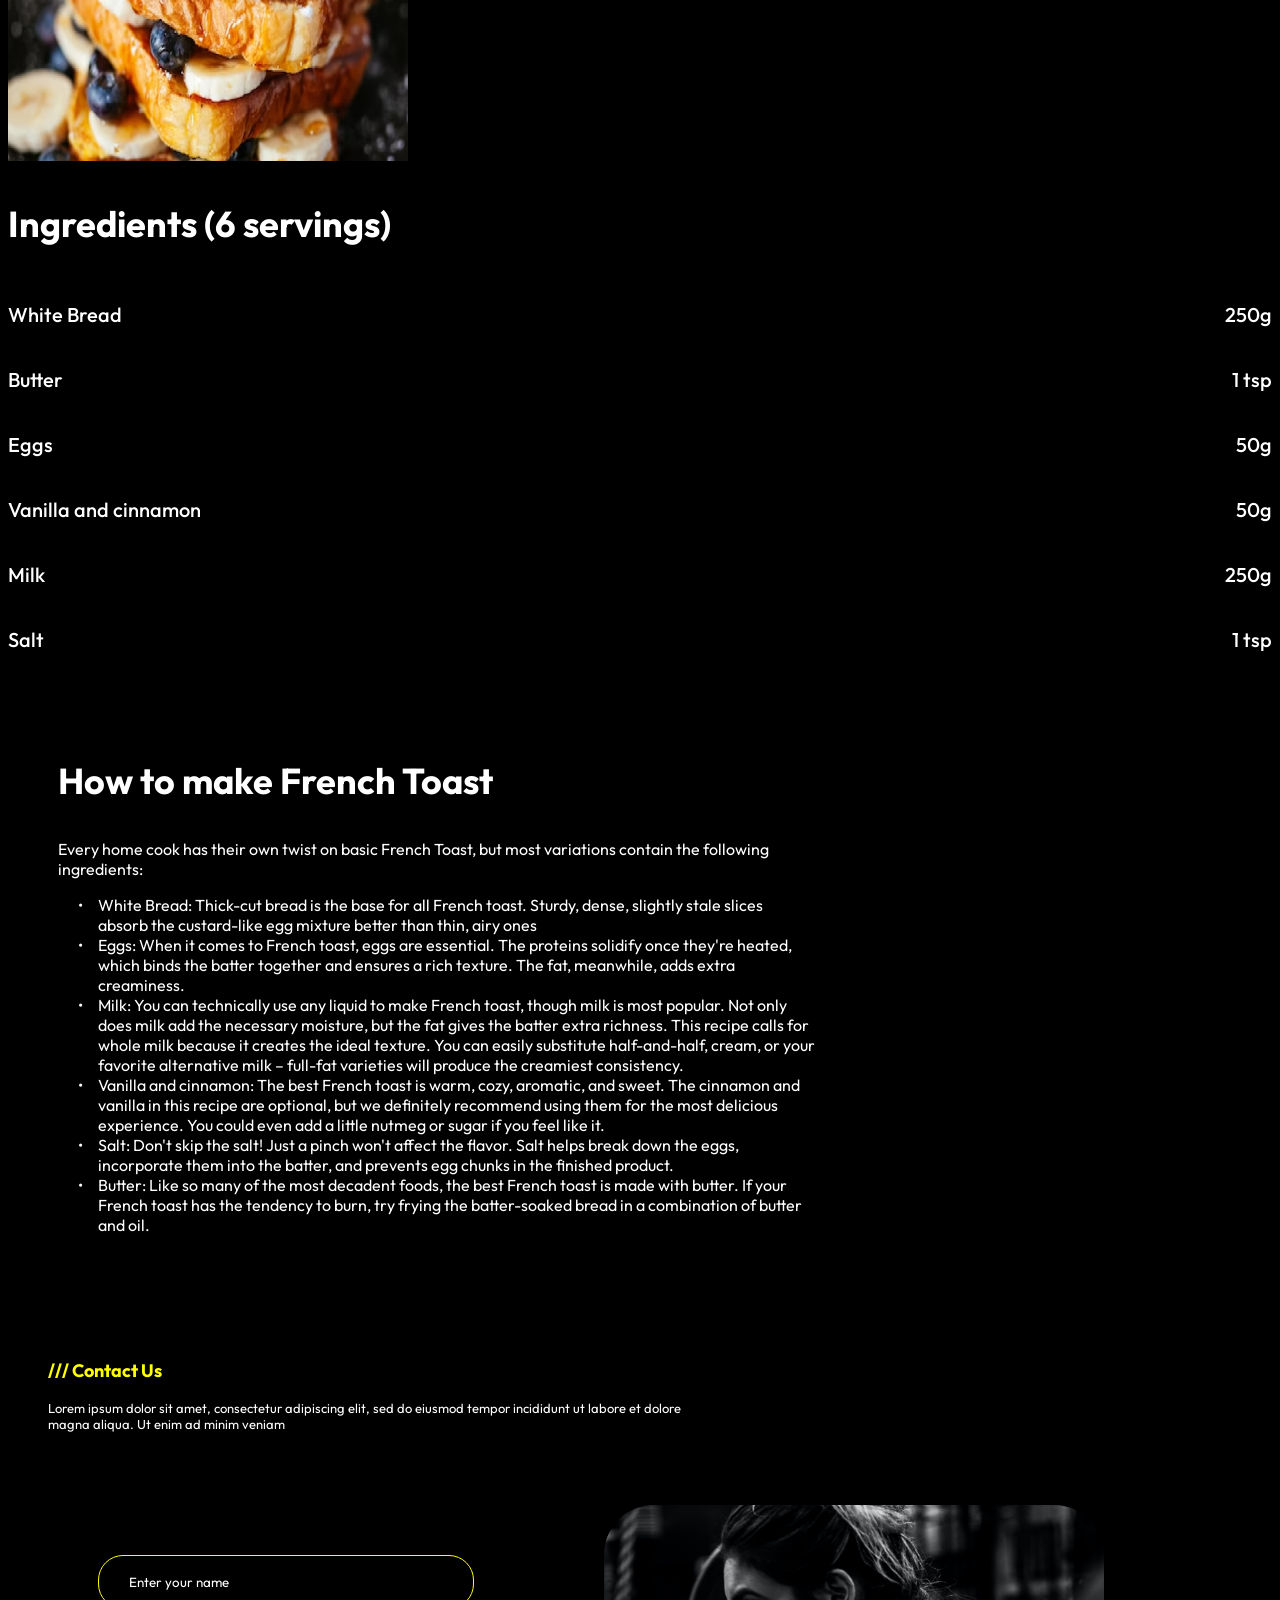
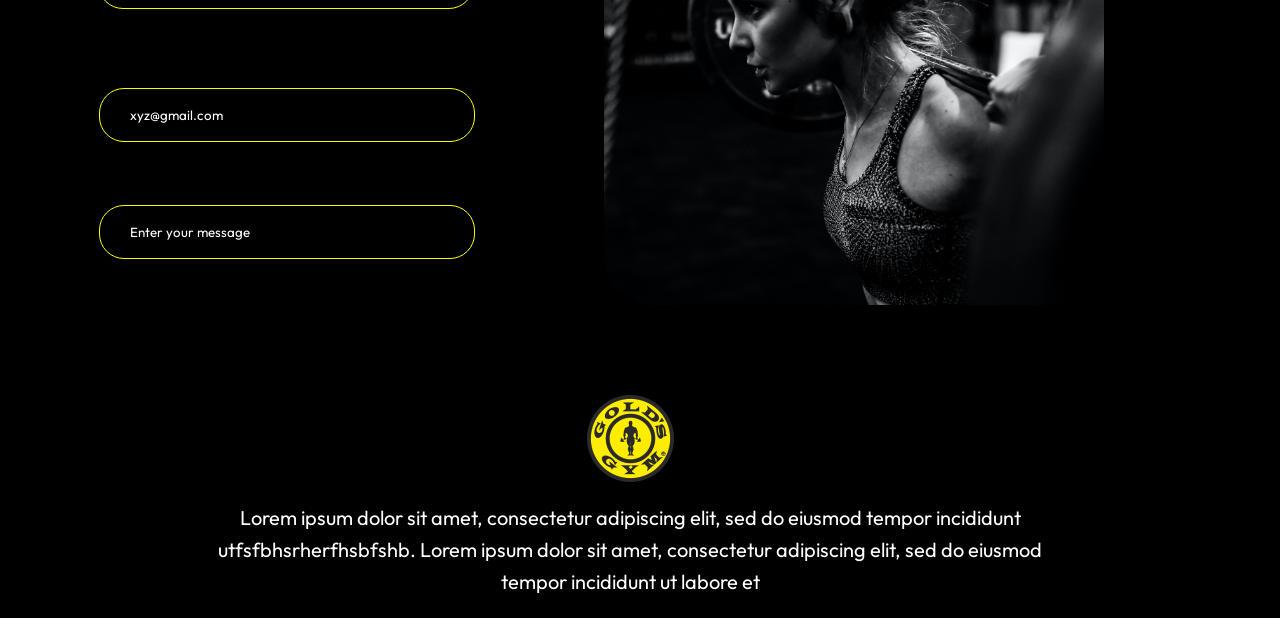
<file: recipecont.html>
<!DOCTYPE html>
<html lang="en">
<head>
    <meta charset="UTF-8">
    <meta name="viewport" content="width=device-width, initial-scale=1.0">
    <link rel="preconnect" href="https://fonts.googleapis.com">
    <link rel="icon" href="Gold logo.png">
<link rel="preconnect" href="https://fonts.gstatic.com" crossorigin>
    <link rel="stylesheet" href="recipecont.css">
<link href="https://fonts.googleapis.com/css2?family=Montserrat:wght@700&family=Outfit:wght@300;400;500;600;700;800;900&display=swap" rel="stylesheet">
    
    <title>Recipes | Gold's Gym</title>
</head>
<body>
    <header>
        <div class="logo">
            <img src="Gold logo.png" alt="gold_logo" width="50px" height="50px">
        </div>
        <nav class="navigation">
            <ul>
                <li><a href="home.html">Home</a></li>
                <li><a href="about.html">About</a></li>
                <li><a href="workout.html">Workout Programs</a></li>
                <li><a href="recipes.html" class="active">Recipes</a></li>
                <li><a href="store.html">Store</a></li>
                <li><a href="login.html">Login</a></li>
                <li><a href="signup.html">Sign up</a></li>
            </ul>
        </nav>
    </header>
    <main>
        <div class="formulation">
            <img src="Gbr.png" alt="">
            <img src="Gbr.png" alt="">
            <img src="Gbr.png" alt="">
        </div>

        <div class="conservior">
            <div>
                <p class="french">French Toast</p>
                <p class="text">A fun twist on a classic! All the flavours you know and love <br>
                    from a falafel in the form of waffle, perfectly crispy with no <br>
                     deep-frying involved. Served with cucumber tomato salad <br>
                     cilantro yogurt sauce for a light and refreshing brunch dish.</p>
                     <img src="formulation.png" alt="" width="400px" height="300px">
            </div>
            <div>
                <p class="french">Ingredients (6 servings)</p>
                <div class="flop">
                    <p>White Bread</p>
                    <p>250g</p>
                </div>
                <div class="flop">
                    <p>Butter</p>
                    <p>1 tsp</p>
                </div>
                <div class="flop">
                    <p>Eggs</p>
                    <p>50g</p>
                </div>
                <div class="flop">
                    <p>Vanilla and cinnamon</p>
                    <p>50g</p>
                </div>
                <div class="flop">
                    <p>Milk</p>
                    <p>250g</p>
                </div>
                <div class="flop">
                    <p>Salt</p>
                    <p>1 tsp</p>
                </div>
            </div>
        </div>

        <div class="measure">
            <p class="french">How to make French Toast</p>
            <p>Every home cook has their own twist on basic French Toast, but most variations contain the following <br>
                ingredients:</p>
            
            <ul class="list">
                
                <li>White Bread: Thick-cut bread is the base for all French toast. Sturdy, dense, slightly stale slices <br>
                     absorb the custard-like egg mixture better than thin, airy ones</li>
                <li>
                    Eggs: When it comes to French toast, eggs are essential. The proteins solidify once they're heated, <br>
                     which binds the batter together and ensures a rich texture. The fat, meanwhile, adds extra <br>
                      creaminess.
                </li>
                <li>
                    Milk: You can technically use any liquid to make French toast, though milk is most popular. Not only <br>
                     does milk add the necessary moisture, but the fat gives the batter extra richness. This recipe calls for <br>
                      whole milk because it creates the ideal texture. You can easily substitute half-and-half, cream, or your <br>
                      favorite alternative milk – full-fat varieties will produce the creamiest consistency.
                </li>
                <li>
                    Vanilla and cinnamon: The best French toast is warm, cozy, aromatic, and sweet. The cinnamon and <br>
                    vanilla in this recipe are optional, but we definitely recommend using them for the most delicious <br>
                     experience. You could even add a little nutmeg or sugar if you feel like it.
                </li>
                <li>
                    Salt: Don't skip the salt! Just a pinch won't affect the flavor. Salt helps break down the eggs, <br>
                     incorporate them into the batter, and prevents egg chunks in the finished product.
                </li>
                <li>
                    Butter: Like so many of the most decadent foods, the best French toast is made with butter. If your <br>
                     French toast has the tendency to burn, try frying the batter-soaked bread in a combination of butter <br>
                     and oil.
                </li>
            </ul>
        </div>
    </main>
    <main>
        <div class="main">
            <div class="contact">
                <p class="buy">/// Contact Us</p>
                <p class="lorem">Lorem ipsum dolor sit amet, consectetur adipiscing elit, sed do eiusmod tempor incididunt ut labore et dolore <br>
                     magna aliqua. Ut enim ad minim veniam</p>
            </div>
    
            <div class="input-box">
                <div class="image1">
                    <img src="sushil-ghimire.png" alt="sunshil-ghimire" width="500px" height="400px" id="image1">
                </div>
                <form action="about.php" method="post" class="container">
                    <div class="input">
                        <input type="text" class="input1" placeholder="Enter your name">
                    </div>
                    <div class="input">
                        <input type="text" class="input2" placeholder="xyz@gmail.com">
                    </div>
                    <div class="input">
                        <input type="text" class="input3" placeholder="Enter your message">
                    </div>
                </form>
                
            </div>
    
            <div class="saveur">
                <img src="Gold logo.png" alt="">
                <p>Lorem ipsum dolor sit amet, consectetur adipiscing elit, sed do eiusmod tempor incididunt <br>
                    utfsfbhsrherfhsbfshb.  Lorem ipsum dolor sit amet, consectetur adipiscing elit, sed do eiusmod <br>
                     tempor incididunt ut labore et</p>
            </div>
        </div>
    
    </main>
    </body>
    </html>
</file>
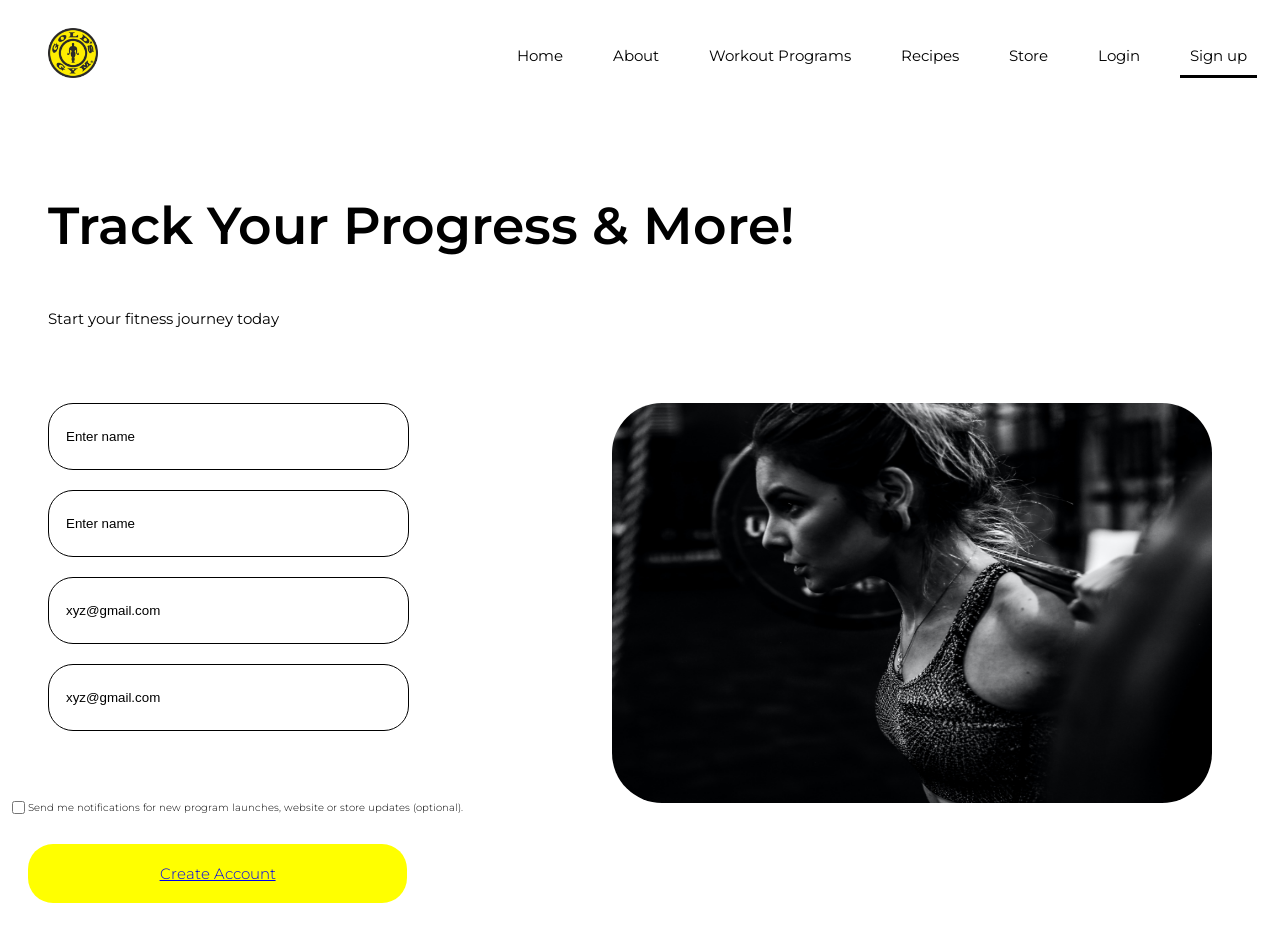
<file: signup.html>
<!DOCTYPE html>
<html lang="en">
<head>
    <meta charset="UTF-8">
    <meta name="viewport" content="width=device-width, initial-scale=1.0">
    <link rel="stylesheet" href="signup.css">
    <link rel="preconnect" href="https://fonts.googleapis.com">
<link rel="preconnect" href="https://fonts.gstatic.com" crossorigin>
<link href="https://fonts.googleapis.com/css2?family=Montserrat:wght@600&display=swap" rel="stylesheet">
<link rel="preconnect" href="https://fonts.googleapis.com">
<link rel="preconnect" href="https://fonts.gstatic.com" crossorigin>
<link href="https://fonts.googleapis.com/css2?family=Montserrat:wght@800&display=swap" rel="stylesheet">
<link rel="preconnect" href="https://fonts.googleapis.com">
<link rel="icon" href="Gold logo.png">

    <title>Sign Up</title>
</head>
<body>
    <header>
        <div class="logo">
            <img src="Gold logo.png" alt="gold_logo" width="50px" height="50px">
        </div>
        <nav class="nav-bar">
            <ul>
                <li><a href="home.html">Home</a></li>
                <li><a href="about.html">About</a></li>
                <li><a href="workout.html">Workout Programs</a></li>
                <li><a href="recipes.html">Recipes</a></li>
                <li><a href="store.html">Store</a></li>
                <li><a href="login.html">Login</a></li>
                <li><a href="signup.html" class="active">Sign up</a></li>
            </ul>
        </nav>
    </header>

    <main>
        <div class="first-heading">
            <p class="track">Track Your Progress & More!</p>
            <p class="start">Start your fitness journey today</p>
        </div>

        <div class="input-box">
            <div class="image1">
                <img src="sushil-ghimire.png" alt="sunshil-ghimire" width="600px" height="400px" id="image1">
            </div>
            <form action="signup.php" method="post" class="container">
                <div class="input">
                    <input type="text"   id="username" name="username"  placeholder="Enter name" required>
                </div>
                <div class="input">
                    <input type="text"   id="username" name="username"  placeholder="Enter name" required>
                </div>
                <div class="input">
                    <input type="email" id="xyz@gmail.com" name="email"  placeholder="xyz@gmail.com" required>
                </div>
                <div class="input">
                    <input type="email" id="email" name="email"  placeholder="xyz@gmail.com" required>
                </div>
                </div>
                <div class="notification">
                    <input type="checkbox">
                    <p>Send me notifications for new program launches, website or store updates (optional).
                    </p>
                </div>
            </form>
            
        </div>

        <div>
            <button><a href="Create Account" >  Create Account</a></button>
        </div>
    </main>
</body>
</html>
</file>
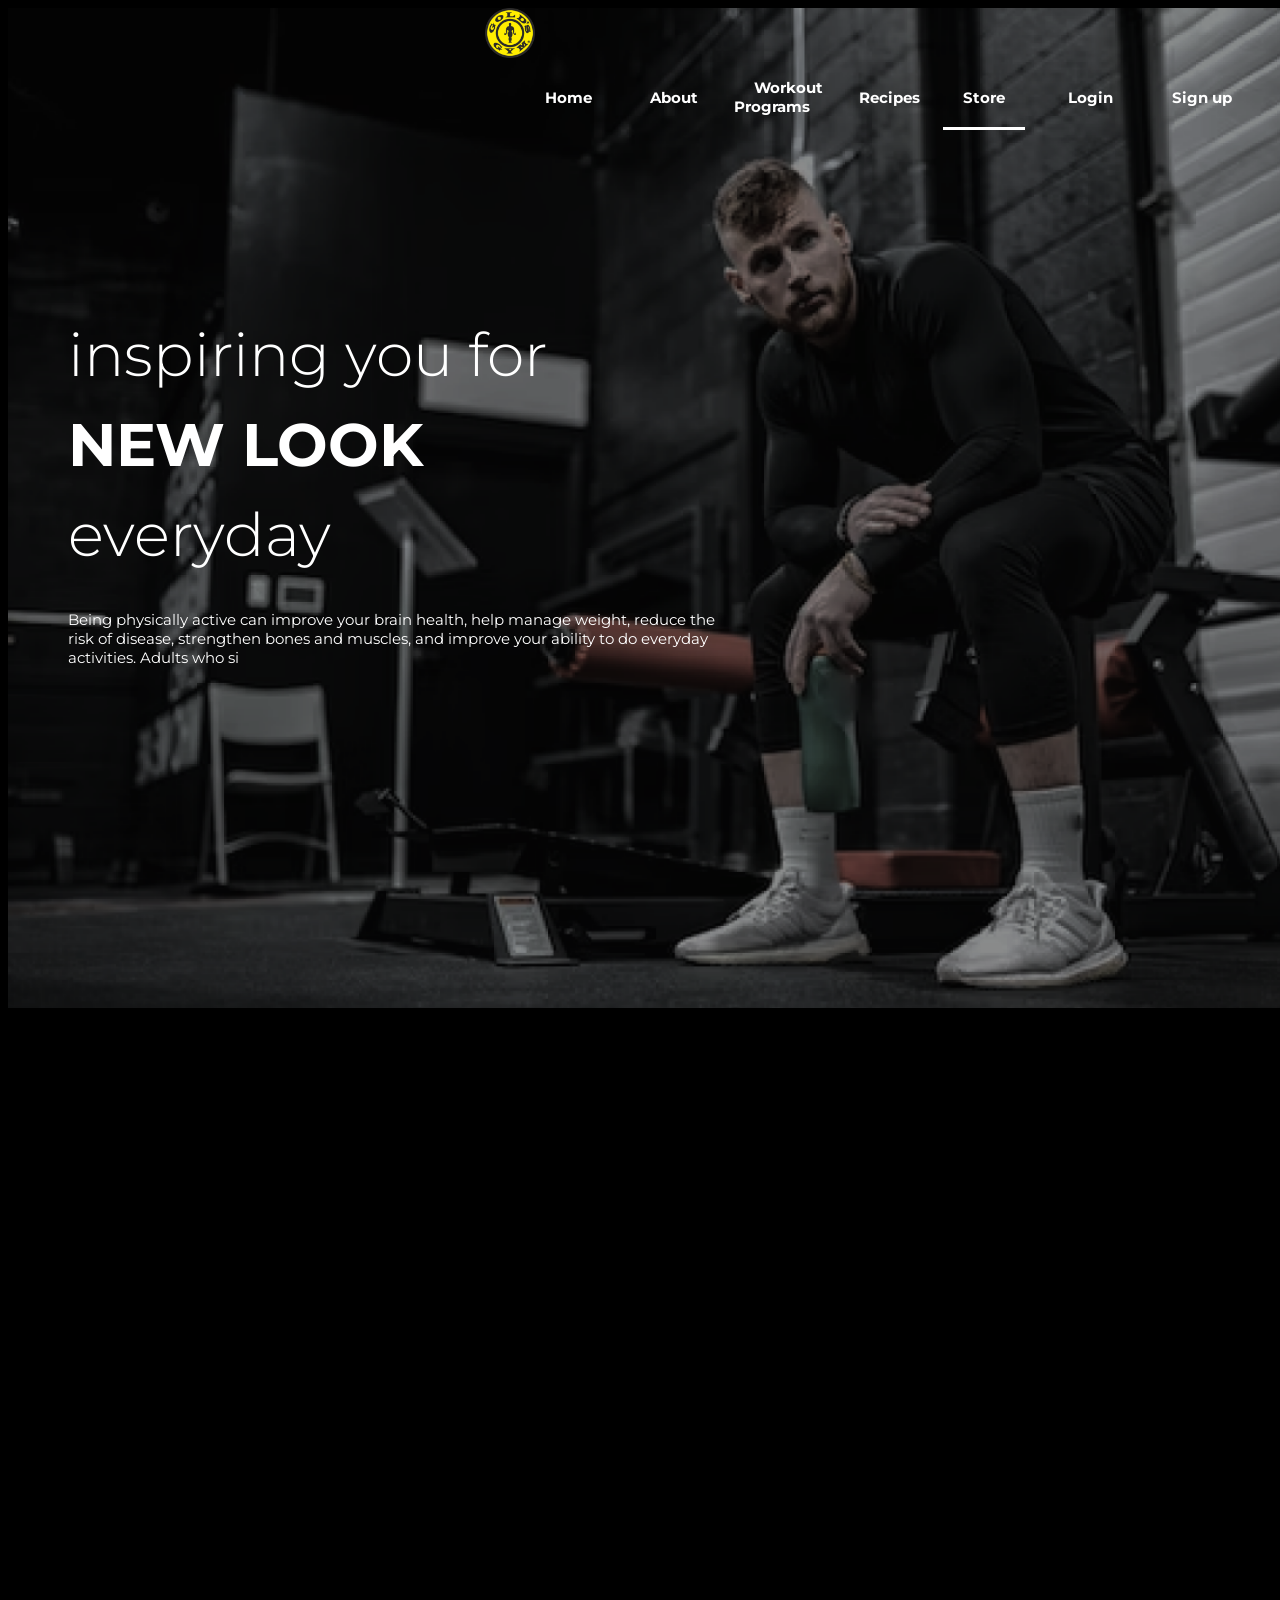
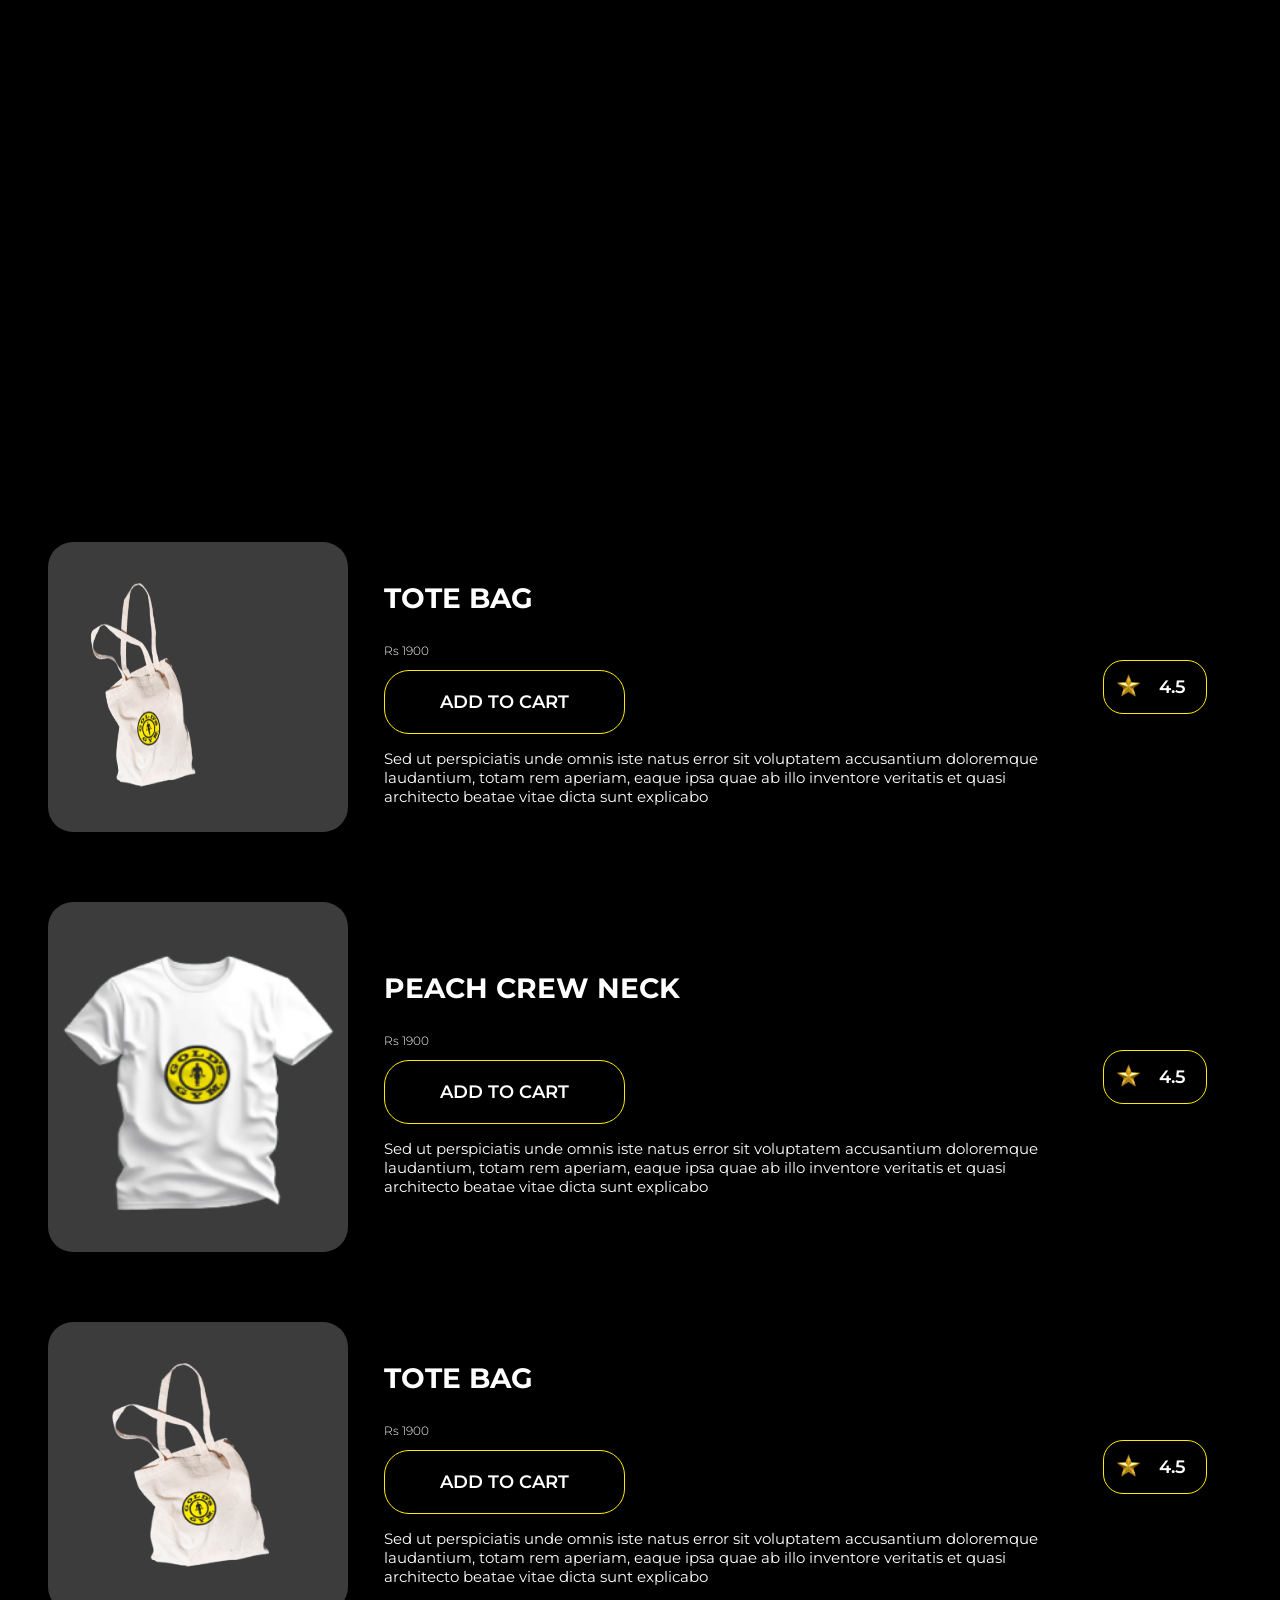
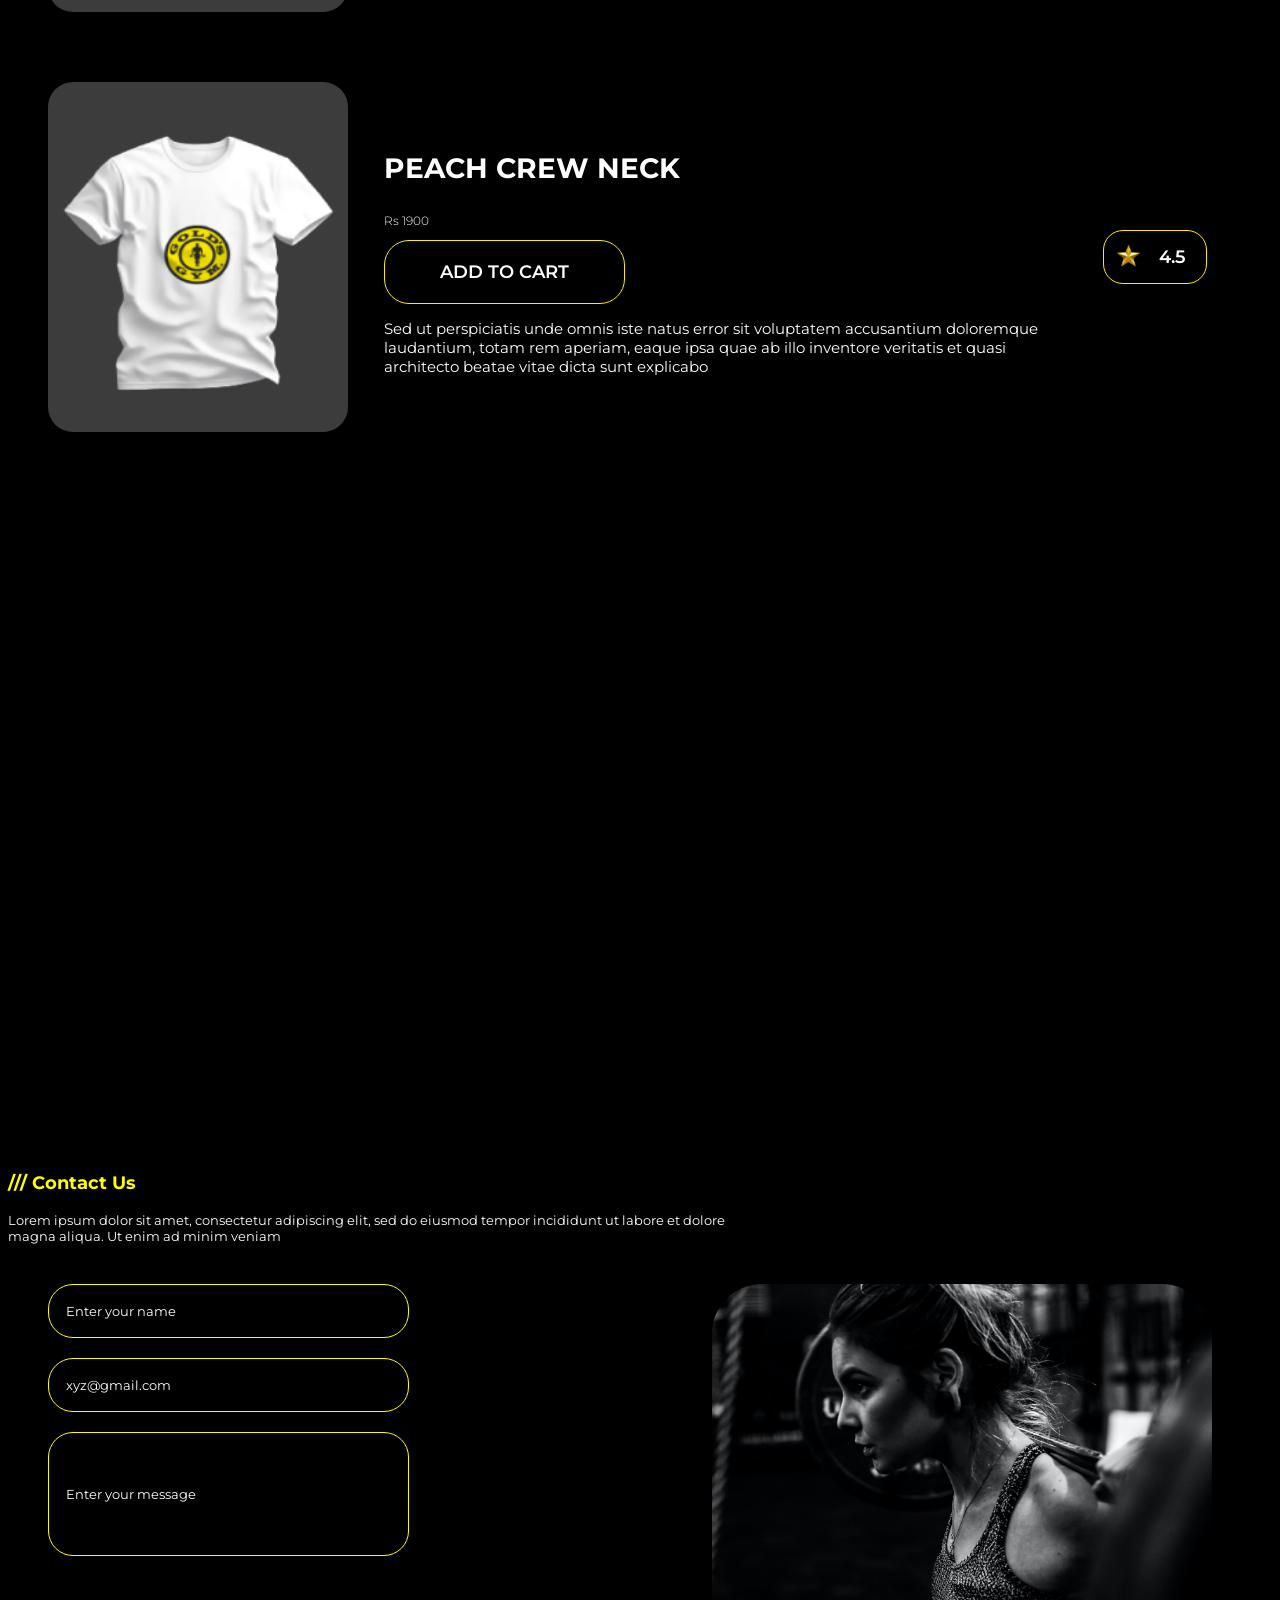
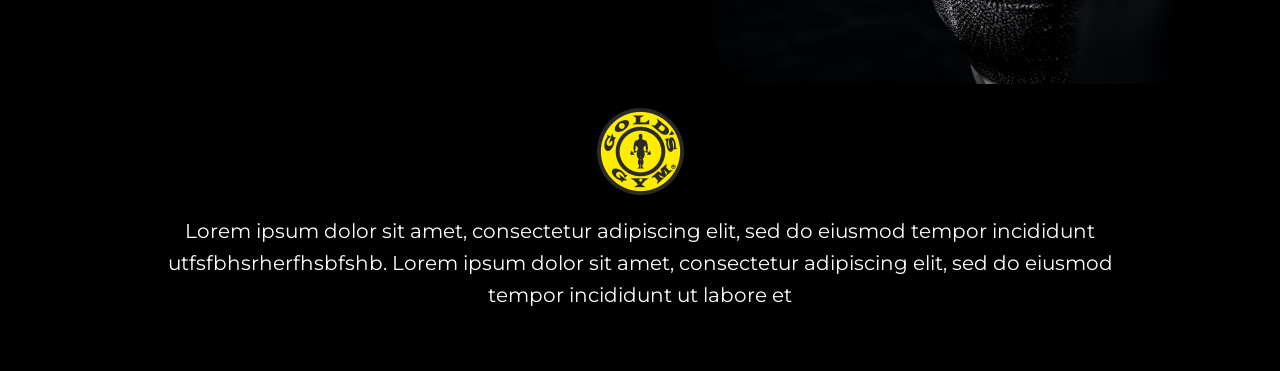
<file: store.html>
<!DOCTYPE html>
<html lang="en">
<head>
    <meta charset="UTF-8">
    <meta name="viewport" content="width=device-width, initial-scale=1.0">
    <link rel="stylesheet" href="store.css">
    <link rel="preconnect" href="https://fonts.googleapis.com">
<link rel="preconnect" href="https://fonts.gstatic.com" crossorigin>
<link href="https://fonts.googleapis.com/css2?family=Montserrat:wght@500&display=swap" rel="stylesheet">
<link rel="preconnect" href="https://fonts.googleapis.com">
<link rel="preconnect" href="https://fonts.gstatic.com" crossorigin>
<link href="https://fonts.googleapis.com/css2?family=Montserrat:wght@600&display=swap" rel="stylesheet">
<link rel="preconnect" href="https://fonts.googleapis.com">
<link rel="preconnect" href="https://fonts.gstatic.com" crossorigin>
<link href="https://fonts.googleapis.com/css2?family=Montserrat:wght@700&display=swap" rel="stylesheet">
<link rel="preconnect" href="https://fonts.googleapis.com">
<link rel="preconnect" href="https://fonts.gstatic.com" crossorigin>
<link href="https://fonts.googleapis.com/css2?family=Montserrat:wght@800&display=swap" rel="stylesheet">
<link rel="icon" href="Gold logo.png">
<title>Store</title>
</head>
<body>
    <header class="image">
        <img src="store1.png" alt="" width="auto" height="1000px">
        <div class="header">
        <div class="position">
        <div class="logo">
            <img src= "Gold logo.png" alt="gold_logo" width="50px" height="50px">
        </div>
        <nav class="navigation">
            <ul>
                <li><a href="home.html">Home</a></li>
                <li><a href="about.html">About</a></li>
                <li><a href="workout.html">Workout Programs</a></li>
                <li><a href="recipes.html">Recipes</a></li>
                <li><a href="store.html"class="active">Store</a></li>
                <li><a href="login.html">Login</a></li>
                <li><a href="signup.html">Sign up</a></li>
            </ul>
        </nav>
    </div>
    </div>
</div>
    </header>
    <main>
        <div class="post">
            <p class="inspiring">inspiring you for <br>
           <span class="new"> NEW LOOK </span><br>
            everyday</p>
            <p class="physically">Being physically active can improve your brain health, help manage weight, reduce the <br>
                 risk of disease, strengthen bones and muscles, and improve your ability to do everyday <br>
                 activities. Adults who si</p>
        </div>
    </main>

    <main>
        <div class="flop">
            <div class="store">
                <img src="store2.png" alt="" class="store2" width="200px" height="290px">
            </div>
            <div class="division">
                <p class="tote">TOTE BAG</p>
                <p class="amount">Rs 1900</p>
                <button class="add" onclick="location.href='store1.html'">ADD TO CART</button>
               <p class="write">Sed ut perspiciatis unde omnis iste natus error sit voluptatem accusantium doloremque <br>
                 laudantium, totam rem aperiam, eaque ipsa quae ab illo inventore veritatis et quasi <br>
                  architecto beatae vitae dicta sunt explicabo</p>
            </div>
            <div>
                <button class="star">4.5</button>
            </div>
        </div>
        <div class="flop">
            <div class="store shirt">
                <img src="store3.png" alt="" class="store2 shirt-img" width="300px" height="290px">
            </div>
            <div class="division">
                <p class="tote">PEACH CREW NECK</p>
                <p class="amount">Rs 1900</p>
                <button class="add" onclick="location.href='store2.html'">ADD TO CART</button>
               <p class="write">Sed ut perspiciatis unde omnis iste natus error sit voluptatem accusantium doloremque <br>
                 laudantium, totam rem aperiam, eaque ipsa quae ab illo inventore veritatis et quasi <br>
                  architecto beatae vitae dicta sunt explicabo</p>
            </div>
            <div>
                <button class="star">4.5</button>
            </div>
        </div>
        <div class="flop">
            <div class="store">
                <img src="store2.png" alt="" class="store2" width="300px" height="290px">
            </div>
            <div class="division">
                <p class="tote">TOTE BAG</p>
                <p class="amount">Rs 1900</p>
                <button class="add" onclick="location.href='store1.html'">ADD TO CART</button>
               <p class="write">Sed ut perspiciatis unde omnis iste natus error sit voluptatem accusantium doloremque <br>
                 laudantium, totam rem aperiam, eaque ipsa quae ab illo inventore veritatis et quasi <br>
                  architecto beatae vitae dicta sunt explicabo</p>
            </div>
            <div>
                <button class="star">4.5</button>
            </div>
        </div>
        <div class="flop">
            <div class="store shirt">
                <img src="store3.png" alt="" class="store2 shirt-img" width="300px" height="290px">
            </div>
            <div class="division">
                <p class="tote">PEACH CREW NECK</p>
                <p class="amount">Rs 1900</p>
                <button class="add" onclick="location.href='store2.html'">ADD TO CART</button>
               <p class="write">Sed ut perspiciatis unde omnis iste natus error sit voluptatem accusantium doloremque <br>
                 laudantium, totam rem aperiam, eaque ipsa quae ab illo inventore veritatis et quasi <br>
                  architecto beatae vitae dicta sunt explicabo</p>
            </div>
            <div>
                <button class="star">4.5</button>
            </div>
        </div>

        <div class="main">
            <div class="contact">
                <p class="buy">/// Contact Us</p>
                <p class="lorem">Lorem ipsum dolor sit amet, consectetur adipiscing elit, sed do eiusmod tempor incididunt ut labore et dolore <br>
                     magna aliqua. Ut enim ad minim veniam</p>
            </div>
    
            <div class="input-box">
                <div class="image1">
                    <img src="sushil-ghimire.png" alt="sunshil-ghimire" width="500px" height="400px" id="image1">
                </div>
                <form action="about.html" method="post" class="container">
                    <div class="input">
                        <input type="text" placeholder="Enter your name">
                    </div>
                    <div class="input">
                        <input type="text" placeholder="xyz@gmail.com">
                    </div>
                    <div class="input">
                        <input type="text" id="input" placeholder="Enter your message">
                    </div>
                </form>
                
            </div>
    
            <div class="saveur">
                <img src="Gold logo.png" alt="">
                <p>Lorem ipsum dolor sit amet, consectetur adipiscing elit, sed do eiusmod tempor incididunt <br>
                    utfsfbhsrherfhsbfshb.  Lorem ipsum dolor sit amet, consectetur adipiscing elit, sed do eiusmod <br>
                     tempor incididunt ut labore et</p>
            </div>
        </div>
        
    </main>

    </body>
    </html>
</file>
<file: about.css>
header{
    display: flex;
    justify-content: space-between;
    align-items: center;
    font-family: 'Outfit', sans-serif;
}
*{
    font-family: 'Outfit', sans-serif;
    color: white;
}
body{
    background: black;
}

.navigation ul{
    display: flex;
    justify-content: space-around;
    align-items: center;
}
.navigation ul li{
    padding: 15px;
}
ul li {
    list-style: none;
}
li a{
    text-decoration: none;
    color: white;
    padding: 10px;
    font-size: 15px;
    font-weight: 700;
}
li a:hover{
    background-color: yellow;
    border-radius: 15px;
    transition: 0.5s;
    color: black;
}
li a.active{
    border-bottom: 3px solid white;
}

li a:hover{
    border-color: transparent;
}
.logo{
    margin: 20px;
    padding-left: 20px;
}

.more{
    font-size: 75px;
    font-weight: 400;
}
.fitness{
    font-weight: 700;
}
.join{
    font-size: 18px;
    font-weight: 400;
}
.image-container{
    position: relative;
}

.divider{
    margin: 30px;
    padding: 20px;
    position: absolute;
    top: -60px;
}
.create{
    margin: 0px;
    padding: 20px;
    color: black;
    background-color: yellow;
    border: none;
    border-radius: 15px;
    font-weight: 700;
}
.flop{
    display: flex;
    justify-content: space-between;
    align-items: center;
    margin: 20px;
    padding: 20px;
    position: relative;
}
.background{
    background-color:  #3B3B3B;
    width: 240px;
    height: 270px;
    border: none;
    border-radius: 15px;
    top: -30vh;
    margin-left: 90px;
    position: relative;
}
.Tefem1{
    left: 29%;
    top: 8%;
    position: absolute;
}
.Tefem2{
    left: 36%;
    top: 14%;
    position: absolute;
}
.paragraph{
    position: absolute;
    top: 50%;
    left: 17%;
    text-align: center;
    font-size: 15px;
    font-weight: 400;
}
.paragraph1{
    position: absolute;
    top: 50%;
    left: 17%;
    text-align: center;
    font-size: 15px;
    font-weight: 400;
}
.paragraph2{
    position: absolute;
    top: 50%;
    left: 17%;
    text-align: center;
    font-size: 15px;
    font-weight: 400;
}
.Tefem3{
    position: absolute;
    top: 23%;
    left: 42.5%;
}
.Tefem4{
    position: absolute;
    top: 23%;
    left: 54.5%;
}
.TEfem5{
    position: absolute;
    top: 32%;
    left: 44%;
}
.main{
    margin-top: -130px;
}
.buy{
    font-size: 18px;
    font-weight: 700;
    color: yellow;
}
.contactus{
    margin: 20px;
    padding: 20px;
}
.lorem{
    font-size: 13px;
    font-weight: 400;
}
.input-box{
    margin: 20px;
    padding: 20px;
    position: relative;
}
.image1{
    float: right;
    margin-right: 20px;
    padding-left: 20px;
}
#image1{
    border-radius: 50px;
}
.input input{
    width: 30%;
    height: 50px;
    margin-bottom: 20px;
    border-radius: 25px;
    border: 1px solid yellow;
    background-color: black;
    line-height: 40px;
    padding-left: 30px;
}
.input input:focus{
    border: 2px solid yellow;
    outline: none;
}
::placeholder{
    text-align: left;
    color: white;
    line-height: 20px;
}
#trying{
    height: 120px;
}
.last{
    clear: both;
    display: flex;
    flex-direction: column;
    justify-content: space-around;
    align-items: center;
    margin: 20px;
    padding: 20px;
}
.last p{
    font-size: 20px;
    line-height: 32px;
    font-weight: 400;
    text-align: center;
}
@media only screen and (min-width:320px)and (max-width:900px){
    img{
        max-width: 100%;
        height: auto;}
    .hide-on-small{
            display: none;}
}
</file>
<file: challenge.css>
header{
    display: flex;
    justify-content: space-between;
    align-items: center;
    font-family: 'Montserrat', sans-serif;
}
*{
    font-family: 'Montserrat', sans-serif;
    color: white;
}
body{
    background: black;
}

.navigation ul{
    display: flex;
    justify-content: space-around;
    align-items: center;
}
.navigation ul li{
    padding: 15px;
}
ul li {
    list-style: none;
}
li a{
    text-decoration: none;
    color: white;
    padding: 10px;
    font-size: 15px;
    font-weight: 700;
}
li a:hover{
    background-color: yellow;
    border-radius: 15px;
    transition: 0.5s;
    color: black;
}
li a.active{
    border-bottom: 3px solid white;
}
.logo{
    margin: 20px;
    padding-left: 20px;
}
.flop{
    display: flex;
    justify-content: space-around;
    align-items: center;
    margin: 20px;
    padding: 20px;
    position: relative;
}
.workoutsect14{
    border-radius: 40px;
}
.position{
    position: relative;
    top: -13vh;
}
.motivation{
    font-weight: 500;
    font-size: 28px;
}
.colorful{
    font-weight: 300px;
    font-size: 15px;
}
.Abs{
    font-size: 25px;
    font-weight: 500;
    margin-left: 20px;
}
.flop{
    display: flex;
    padding: 15px 30px;
    background: #393939;
    border-radius: 15px;
    align-items: center;
    margin-left: 20px;
}
.day{
    background-color: white;
    padding: 20px;
    font-size: 15px;
    font-weight: 500;
    color: black;
    border-radius: 10px;
    margin-right: 15px;
}
.flop2{
    display: flex;
    align-items: center;
}
.main{
    border-radius: 25px;
    margin-left: 20px;
    background: #393939;
}
.all{
    width: 70%;
    position: relative;
    top: 7vh;
}
.one{
    font-size: 20px;
    font-weight: 700;
    margin: 20px;
    padding: 20px;
    position: relative;
}
.Inheritance{
    margin-left: 10px;
    padding-left: 15px;
    margin-bottom: 35px;
}
.challenge{
    display: flex;
    flex-direction: column;
    justify-content: space-between;
    align-items:center;
    margin: 10px;
    padding: 10px;
}
.challenge1{
    padding-bottom: 25px;
}
.quote{
    position: relative;
    top: -5vh;
}
.duration{
    font-size: 24px;
    font-weight: 600;
}
.france{
    font-size: 15px;
    font-weight: 400;
}
.quote1{
    position: relative;
    top: -2vh;
}
.quote2{
    position: relative;
    top: 5vh;
}
.optional{
    position: absolute;
    background: transparent;
    border-radius: 25px;
    border: 1px solid #ffed00;
    color: white;
    top: 40%;
    padding: 15px;
    right: 30px;
    font-size: 15px;
    font-weight: 600;
    width: 17%;
}
.optional:hover{
    background-color: #ffed00;
    transition: 0.7s;
    color: black;
}
.center{
    background-color: white;
    width: 80%;
    margin: auto;
    border-radius: 35px;
    border: none;
    margin-top: 120px;
    margin-bottom: 20px;
}
hr{
    width: 80%;
    margin: auto;
}
.flop3{
    display: flex;
    justify-content: space-between;
    align-items: center;
    padding: 20px;
}
.faq{
    font-size: 28px;
    font-weight: 700;
    color: black;
    padding-top: 40px;
    padding-left: 50px;
    margin-left: 50px;
}
.what{
    color: black;
    font-size: 20px;
    font-weight: 400;
    margin-left: 50px;
    padding-left: 30px;
    height: 1vh;
    padding-bottom: 5px;
}
.challenge4{
    margin-right: 80px;
    padding-top: 15px;
}
.buy{
    font-size: 18px;
    font-weight: 700;
    color: yellow;
}
.contact{
    margin: 20px;
    padding: 20px;
}
.lorem{
    font-size: 13px;
    font-weight: 400;
}
.input-box{
    margin: 20px;
    padding: 20px;
    position: relative;
}
.image1{
    float: right;
    margin-right: 20px;
    padding-left: 20px;
}
#image1{
    border-radius: 50px;
}
.input input{
    width: 30%;
    height: 50px;
    margin-bottom: 20px;
    border-radius: 25px;
    border: 1px solid yellow;
    background-color: black;
    line-height: 40px;
    padding-left: 30px;
}
.input input:focus{
    border: 2px solid yellow;
    outline: none;
}

::placeholder{
    text-align: left;
    color: white;
    line-height: 20px;
}
#input{
    height: 120px;
}
.saveur{
    clear: both;
    display: flex;
    flex-direction: column;
    justify-content: space-around;
    align-items: center;
    margin: 20px;
    padding: 20px;
}
.saveur p{
    font-size: 20px;
    line-height: 32px;
    font-weight: 400;
    text-align: center;
}
@media only screen and (min-width:320px)and (max-width:900px){
    img{
        max-width: 100%;
        height: auto;}
    .hide-on-small{
            display: none;}
    }
</file>
<file: checkout.css>
*{
    font-family: 'Outfit', sans-serif;
}
body{
    background: linear-gradient(to right, white 60%, #D9D9D9 40%)
}
.flex{
    display: flex;
    justify-content: space-between;
    align-items: center;
    margin: 20px;
    padding: 10px;
    position: absolute;
    top: 35vh;
}
.store{
    background-color: #3C3C3C;
    border-radius: 25px;
    width: 180px;
    height: 200px;
    margin-left: -20px;
    position: relative;
}
.store2{
    margin-top: 10px;
    left: -10px;
    position: absolute;
}
.tote{
    font-size: 28px;
    font-weight: 700;
}
.amount{
    font-size: 15px;
    font-weight: 400;
}
.subtotal{
    position: absolute;
    font-size: 28px;
    font-weight: 600;
    top: 68vh;
    margin: 20px;
}
.write{
    font-size: 15px;
    font-weight: 400;

}
.division{
    margin-left: 40px;
 
}
.section{
    display: flex;
    justify-content: space-around;
    align-items: center;
    width: 100%;
    position: relative;
}
.section1{
    background: white;
    align-items: center;
    width:58%;
    margin: 20px;
}
.section2{
    /*background: grey;*/
    height: auto;
    margin-top: 0;
    width: 40%;
}
.image{
    display: flex;
    justify-content: center;
    align-items: center;
    position: relative;
    top: 10vh;
    left: -40px;
}
.information{
    display: flex;
    justify-content: space-between;
    align-items: center;
    top: 20vh;
    padding: 20px;
    right: 20px;
    position: relative;
}
.contact{
    font-size: 18px;
    font-weight: 400;
    margin-left: 25px;
}
.contact a{
    text-decoration: none;
    font-size: 18px;
    font-weight: 400;
    color: black;
}
.text{
    position: absolute;
    top: 50vh;
}
.type{
    width: 52vw;
    border: 1px solid black;
    border-radius: 25px;
    margin-left: 20px;
    height: 8vh;
}
input[type=text]{
    padding-left: 15px;
}
::placeholder{
    padding: 20px;
    margin-left: 25px;
    font-size: 15px;
    font-weight: 400;
    color: black;
}
.flex1{
    display: flex;
    justify-content: flex-start;
    align-items: flex-start;
    top: 58vh;
    position: absolute;
    margin-left: 20px;
}
input[type="checkbox"]{
    margin-top: 18px;
    display: inline-block;
    margin-right: 10px;
    border: none;
    width: 17px;
    height: 17px;
    border-radius: 4px;
    appearance: none;
    outline: none;
    vertical-align: middle;
    background-color:  #D9D9D9;
}
input[type="checkbox"]:checked{
    background-color: #ffed00;
    background-image: url('data:image/svg+xml,%3Csvg xmlns="http://www.w3.org/2000/svg" width="12" height="12" viewBox="0 0 12 12"%3E%3Cpath d="M4.5 10.854l-4.354-4.354-.793.793 5.147 5.146 8.5-8.5-.793-.793z" fill="%23fff"/%3E%3C/svg%3E');
    background-repeat: no-repeat;
    background-position: center;
}
input[type="checkbox"]::after{
    content: none;
}
.flex1 p{
    font-size: 15px;
    font-weight: 400;
    margin-top: 17px
}
.shipping{
    font-size: 20px;
    font-weight: 400;
    position: absolute;
    top: 65vh;
    margin-left: 30px;
}
.flex2{
    display: flex;
    justify-content: space-around;
    align-items: center;
}
.type1{ 
    width: 22vw;
    border: 1px solid black;
    border-radius: 25px;
    margin-left: 20px;
    position: absolute;
    top: 75vh;
    left: 2%;
    height: 8vh;
}
.type2{
    width: 22vw;
    border: 1px solid black;
    border-radius: 25px;
    margin-left: 20px;
    position: absolute;
    top: 75vh;
    left: 32%;
    height: 8vh;
}
.type3{
    width: 52vw;
    border: 1px solid black;
    border-radius: 25px;
    margin-left: 20px;
    position: absolute;
    top: 87vh;
    height: 8vh;
}
.type4{
    width: 52vw;
    border: 1px solid black;
    border-radius: 25px;
    margin-left: 20px;
    position: absolute;
    top: 99vh;
    height: 8vh;
}
.type5{
    width: 22vw;
    border: 1px solid black;
    border-radius: 25px;
    margin-left: 20px;
    position: absolute;
    top: 111vh;
    left: 2%;
    height: 8vh;
}
.type6{
    width: 22vw;
    border: 1px solid black;
    border-radius: 25px;
    margin-left: 20px;
    position: absolute;
    top: 111vh;
    left: 32%;
    height: 8vh;
}
.type7{
    width: 52vw;
    border: 1px solid black;
    border-radius: 25px;
    margin-left: 20px;
    position: absolute;
    top: 123vh;
    height: 8vh;
}
.warning{
    position: absolute;
    top: 132vh;
    left: 4%;
    bottom: -10vh;
    color: #FF0000;
    font-size: 15px;
    font-weight: 400;
}
.flex3{
    display: flex;
    justify-content: flex-start;
    align-items: flex-start;
    top: 137vh;
    position: absolute;
    margin-left: 20px;
}
.button{
    position: absolute;
    display: flex;
    flex-direction: column;
    top: 150vh;
    right: 48%;
    justify-content: center;
    align-items: center;
}
.button a:hover{
    color: #ffed00;
    text-decoration: underline;
}
.button button{
    padding: 10px;
    font-size: 18px;
    font-weight: 400;
    text-align: center;
    background: transparent;
    border: 1px solid #ffed00;
    border-radius: 15px;
    width: 150%;
    margin-bottom: 20px;
}
.button button:hover{
    background: #ffed00;
    transition: 0.7s ease-in-out;
}
.button a{
    font-size: 18px;
    font-weight: 400;
    text-decoration: none;
    color: black;
    margin-bottom: 20px;
}
</file>
<file: Tefemhome.css>
header{
    display: flex;
    justify-content: space-between;
    align-items: center;
}
*{
    color: white;
}
body{
    background: black;
}

.navigation ul{
    display: flex;
    justify-content: space-around;
    align-items: center;
}
.navigation ul li{
    padding: 15px;
}
ul li {
    list-style: none;
}
li a{
    text-decoration: none;
    color: white;
    padding: 10px;
    font-size: 15px;
    font-weight: 700;
}
li a:hover{
    background-color: yellow;
    border-radius: 15px;
    transition: 0.5s;
    color: black;
}
li a.active{
    border-bottom: 3px solid white;
}

li a:hover{
    border-color: transparent;
}
.logo{
    margin: 20px;
    padding-left: 20px;
}
.assurance{
    color: white;
    margin: 20px;
    padding: 20px;
    font-size: 40px;
    font-weight: 100;
    font-family: 'Outfit', sans-serif;
    margin-top: 70px;
}
*{
    font-family: 'Outfit', sans-serif; 
}
button a{
    text-decoration: none;
    color: black;
}
.bodyshape{
    font-weight: 700;
    font-size: 48px;
    font-family: 'Outfit', sans-serif;
}
.creservior{
    position: relative;
    top: 80px;
}
#home1{
    float: right;
    margin-right: 20px;
    padding-right: 20px;
}
.text{
    font-weight: 400;
    font-size: 15px;
    line-height: 1.5;
    margin-left: 20px;
    padding-left: 20px;
}
.click{
    margin: 20px 20px 20px 30px;
    padding: 20px;
    background-color: transparent;
    color: white;
    border: 1px solid yellow;
    border-radius: 25px;
    width: 20%;
    font-weight: 600;
    font-size: 20px;
}
.click:hover{
    background-color: #ffed00;
    color: black;
    transition: 0.7s ease-in-out;
    border: none;
}
.programme{
    font-size: 25px;
    font-weight: 600;
    margin: 20px;
    padding: 20px;
    clear: both;
}
.flop-creservoir{
    display: flex;
    padding: 20px;
    margin: 20px;
    position: relative;
}
.iron lady{
    margin: 20px;
    width: 200px;
    opacity: 0.3;
}
.flop-creservoir p{
    writing-mode: vertical-lr;
    rotate: -180deg;
    z-index: 1;
    position: absolute;
    font-size: 20px;
    font-weight: 600;
}
.Beginnerfriendly{
    left: 100px;
    bottom: 30vh;

}
.moderate{
    bottom: 30vh;
    left: 27%;
}
.weightloss{
    bottom: 30vh;
    left: 47%;
}
.Equipment{
    bottom: 30vh;
    right: 27%;
}
.training{
    bottom: 30vh;
    right: 100px;
}
.button{
    margin-left: 25px;
    padding: 20px;
    width: 80%;
    border: 1px solid yellow;
    background-color: black;
    border-radius: 25px;
    font-weight: 700;
}
.button:hover{
    background: yellow;
    color: black;
    transition: 0.7s;
}
.store{
    display: flex;
    justify-content: space-between;
    margin: 30px;
    padding: 20px;
}
.buy{
    font-size: 18px;
    font-weight: 700;
    color: yellow;
}
.view{
    padding: 20px;
    background: black;
    border: 1px solid yellow;
    border-radius: 25px;
    width: 15%;
    font-weight: 600;
}
.view:hover{
    background-color: yellow;
    color: black;
    transition: 0.7s;
}
.patriacah{
    display: flex;
    justify-content: space-evenly;
    align-items: center;
    position: relative;
    margin-left: 0;
}
.home5{
    z-index: 1;
    position: relative;
    top: -20px;
}
.formulation{
    background-color: grey;
    position: absolute;
    width: 180px;
    height: 80px;
    margin-top: 30vh;
    margin-left: 90px;
}
.formulation1{
    background-color: grey;
    width: 180px;
    height: 80px;
    margin-top: 24vh;
    margin-left: 10px;
    position: absolute;
}
.formulation2{
    background-color: grey;
    width: 180px;
    height: 80px;
    margin-top: 24vh;
    margin-left: -35px;
    position: absolute;
}
.formulation3{
    background-color: grey;
    width: 180px;
    height: 80px;
    margin-top: 24vh;
    margin-left: 10px;
    position: absolute;
}
.Instant{
    margin-right: 90px;
}
.gallery{
    font-size: 18px;
    font-weight: 700;
    color: yellow;
    margin: 20px;
    padding: 20px;
}
.flop{
    display: flex;
    justify-content: space-between;
    margin: 20px;
    padding: 20px;
}
.home8{
    border-radius: 25px;
}
.flop1{
    display: flex;
    justify-content: space-between;
    margin: 20px;
    padding: 20px;
}
.flop2{
    display: flex;
    justify-content: space-between;
    margin: 20px;
    padding: 20px;
    position: relative;
}
.recipe{
    left: 35%;
    top: 20%;
    position: absolute;
}
.recipe p{
    font-size: 10px;
    line-height: 1.5;
}
.recipe1{
    background: url(main-vector.png);
    background-repeat: no-repeat;
    background-size: 18px;
    background-color: black;
    border: 1px solid yellow;
    padding: 20px 20px 20px 10px;
    width: 70%;
    border-radius: 20px;
    background-position-x: 120px;
    background-position-y: 20px;
    text-align: left;
    font-weight: 600;
}
.recipe1:hover{
    background-color: yellow;
    color: black;
    transition: 0.7s;
    background-blend-mode: difference;
}
.home13{
    display: flex;
    margin-bottom: 20px;
}
.home13 p{
    margin-top: 50px;
    font-size: 15px;
    font-weight: 600;
    margin-left: 20px;
}
.contact{
    margin: 20px;
    padding: 20px;
}
.lorem{
    font-size: 13px;
    font-weight: 400;
}
.input-box{
    margin: 20px;
    padding: 20px;
    position: relative;
}
.image1{
    float: right;
    margin-right: 20px;
    padding-left: 20px;
}
#image1{
    border-radius: 50px;
}
.input input{
    width: 30%;
    height: 50px;
    margin-bottom: 20px;
    border-radius: 25px;
    border: 1px solid yellow;
    background-color: black;
    line-height: 40px;
    padding-left: 30px;
}
.input input:focus{
    border: 2px solid yellow;
    outline: none;
}

::placeholder{
    text-align: left;
    color: white;
    line-height: 20px;
}
#input{
    height: 120px;
}
.saveur{
    margin: 20px;
    padding: 20px;
    display: flex;
    flex-direction: column;
    clear: both;
    justify-content: space-around;
    align-items: center;
 
}
.saveur p{
    font-size: 20px;
    font-weight: 300;
    text-align: center;
    line-height: 32px;
   
}
</file>
<file: login.css>
header{
    font-family: 'Outfit', sans-serif;
    display: flex;
    justify-content: space-between;
    align-items: center;
    
}
*{
    font-family: 'Outfit', sans-serif;;
}
.navigator ul{
    display: flex;
    justify-content: space-around;
    align-items: center;
}
.navigator ul li{
    padding: 15px;
}
ul li {
    list-style: none;
}
li a{
    text-decoration: none;
    color: black;
    padding: 10px;
    font-size: 15px;
}
li a:hover{
        background-color: yellow;
    border-radius: 15px;
    transition: 0.5s;
}
li a.active{
    border-bottom: 3px solid black;
}
li a.active:hover{
    border-color: transparent;
}
.logo{
    margin: 20px;
    padding-left: 20px;
}
.track{
    font-size: 52px;
    font-family: 'Outfit', sans-serif;
    font-weight: 600;
}
.text-content{
    margin: 20px;
    padding: 20px;
}
.start{
    font-family: 'Outfit', sans-serif;
   font-size: 15px;
   font-weight: 400; 
}
.Source{
    margin: 20px;
    padding: 20px;
    position: relative;
}
.image-container{
    float: right;
    margin-right: 20px;
    padding-left: 20px;
}
#image-container{
    border-radius: 50px;
}
.input input{
    width: 30%;
    height: 7vh;
    margin-bottom: 20px;
    border-radius: 25px;
    border: 1px solid black;
    padding-left: 30px;
}
::placeholder{
    text-align: left;

    color: black;
}
.notification{
    display: flex;
}
.notification p{
    font-family: 'Outfit', sans-serif;
    font-size: 10px;
    font-weight: 300;
}
button{
    font-size: 15px;
    border: none;
    border-radius: 25px;
    width: 30%;
    height: 50px;
    font-weight: 300;
    font-family: 'Outfit', sans-serif;
    background-color: yellow;
    color: black;
    margin: 20px;
    padding: 20px;
    text-align: center;
}
li a.active{
    border-bottom: 3px solid black;
}
.forgot{
    padding-left: 125px;
}
p a{
    text-decoration: none;
    color: black;
}
.horizontal{
    display: flex;
    padding-left: 20px;
    margin-left: 20px;
}
.line{
    border-bottom: 2px solid gray;
    width: 20%;
    margin: 0 10px 10px 15px;
}
.Google{
    background: url(Google\ 1.png);
    background-size: 15px;
    background-repeat: no-repeat;
    padding-left: 40px;
    margin-left: 20px;
    background-position: 110px center;
    background-position-y: 20px;
    border: 1px solid black;
    align-items: center;
    text-align: center;
}
.Conditions{
    font-size: 10px;
    color: gray;
    font-weight: 200;
    margin-left: 20px;
    padding-left: 20px;
}
@media only screen and (min-width:320px)and (max-width:900px){
    img{
        max-width: 100%;
        height: auto;}
    .hide-on-small{
            display: none;}
    }
</file>
<file: membership.css>
.join{
    font-size: 70px;
    font-weight: 500;
    margin: 20px 20px 20px 80px;
    padding: 20px;
}
*{
    font-family: 'Montserrat', sans-serif;
}
.flop{
    display: flex;
    justify-content: space-evenly;
    align-items: center;
}
.background{
    background-color: #3C3C3C;
    padding: 40px 20px;
    text-align: center;
}
.month{
    color: #FFED00;
    font-weight: 700;
    font-size: 22px;
}
.gyms{
    font-size: 18px;
    font-weight: 400;
}
.reg{
    font-size: 20px;
    font-weight: 500;
}
button{
    font-size: 17px;
    font-weight: 600;
    padding: 10px;
    border: 1px solid #FFED00;
    border-radius: 15px;
    background: transparent;
}
button:hover{
    background: #FFED00;
    transition: 0.7s;
}
@media only screen and (min-width:320px)and (max-width:900px){
    img{
        max-width: 100%;
        height: auto;}
    .hide-on-small{
            display: none;}
            }
</file>
<file: receipt.css>
header{
    display: flex;
    justify-content: space-between;
    align-items: center;
}
*{
    font-family: 'Outfit', sans-serif;
    color: black;
}

.navigation ul{
    display: flex;
    justify-content: space-around;
    align-items: center;
}
.navigation ul li{
    padding: 15px;
}
ul li {
    list-style: none;
}
li a{
    text-decoration: none;
    color: black;
    padding: 10px;
    font-size: 15px;
    font-weight: 700;
}
li a:hover{
    background-color: yellow;
    border-radius: 15px;
    transition: 0.5s;
    color: black;
}
li a.active{
    border-bottom: 3px solid white;
}
.logo{
    margin: 20px;
    padding-left: 20px;
}
.order info{
    display: flex;
    flex-direction: column;
    justify-content: center;
    align-items: center;
    margin: 20px;
}
.thanks{
    font-size: 60px;
    font-weight: 600;
}
.place order{
    font-size: 20px;
    font-weight: 400;
    text-align: center;
}
table{
    margin: 70px auto;
    border-collapse: collapse;
    padding: 30px;
}
.table td{
    padding: 40px;
    border: 2px solid black;
}
.Tefem8{
    margin-left: -39px;
    margin-bottom: 29px;
}
.shipping{
    font-size: 18px;
    font-weight: 600;
}
.text{
    font-size: 18px;
    font-weight: 500;
}
.address{
    font-size: 15px;
    font-weight: 500;
}
@media only screen and (min-width:320px)and (max-width:900px){
    img{
        max-width: 100%;
        height: auto;}
    .hide-on-small{
            display: none;}
     
            }
</file>
<file: recipecont.css>
*{
    font-family: 'Outfit', sans-serif;
    color: white;
}
header{
    display: flex;
    justify-content: space-between;
    align-items: center;
    font-family: 'Montserrat', sans-serif;
}
body{
    background: black;
}

.navigation ul{
    display: flex;
    justify-content: space-around;
    align-items: center;
}
.navigation ul li{
    padding: 15px;
}
ul li {
    list-style: none;
}
li a{
    text-decoration: none;
    color: white;
    padding: 10px;
    font-size: 18px;
    font-weight: 700;
}
li a:hover{
    background-color: yellow;
    border-radius: 15px;
    transition: 0.5s;
    color: black;
}
li a.active{
    border-bottom: 3px solid white;
}
.logo{
    margin: 20px;
    padding-left: 20px;
}
.formulation{
    background-image: url(formulation.png);
    background-size: cover;
    height: 120vh;

}
.formulation img{
    margin-top: 80vh;
    padding: 20px;
    margin-left: 50px;
}
.container{
    display: flex;
    justify-content: space-between;
    align-items: normal;
    margin: 30px;
    padding: 20px;
}
.french{
    font-size: 36px;
    font-weight: 700;

}
.text{
    font-size: 22px;
    font-weight: 500;
    margin-bottom: 50px;
}
.flop{
    display: flex;
    justify-content: space-between;
    align-items: center;
}
.flop p{
    font-size: 20px;
    font-weight: 500;
}
.measure{
    margin: 30px;
    padding: 20px;
}
.list {
    list-style: none; /* Remove default bullets */
    padding-left: 20px; /* Provide padding for the list items */
  }
  
.list li {
    position: relative;
    padding-left: 20px; /* Adjust the space for the custom bullet */
  }
  
.list li::before {
    content: '•'; /* Use a custom bullet (in this case, a dot) */
    color: white; /* Set the color of the bullet to white */
    position: absolute;
    left: 0;
  }
  .buy{
    font-size: 18px;
    font-weight: 700;
    color: yellow;
}
.contact{
    margin: 20px;
    padding: 20px;
}
.lorem{
    font-size: 13px;
    font-weight: 400;
}
.input-box{
    margin: 20px;
    padding: 20px;
    position: relative;
}
.image1{
    left: 45vw;
    position: absolute;
}
#image1{
    border-radius: 50px;
}
.container{
    position: relative;
}

.input1{
    width: 50%;
    height: 50px;
    border-radius: 25px;
    border: 1px solid yellow;
    background-color: transparent;
    line-height: 40px;
    position: absolute;
    padding-left: 30px;
}
.input2{
    width: 50%;
    height: 50px;
    top: 17vh;
    left: 3%;
    border-radius: 25px;
    border: 1px solid yellow;
    background-color: transparent;
    line-height: 40px;
    position: absolute;
    padding-left: 30px;
}
.input3{
    width: 50%;
    height: 50px;
    top: 30vh;
    left: 3%;
    border-radius: 25px;
    border: 1px solid yellow;
    background-color: transparent;
    line-height: 40px;
    position: absolute;
    padding-left: 30px;
}
.input input:focus{
    border: 2px solid yellow;
    outline: none;
}

::placeholder{
    text-align: left;
    color: white;
    line-height: 20px;
}
#input{
    height: 120px;
}
.saveur{
    clear: both;
    display: flex;
    flex-direction: column;
    justify-content: space-around;
    align-items: center;
    position: relative;
    top: 350px;
    left: 210px;
}
.saveur p{
    font-size: 20px;
    line-height: 32px;
    font-weight: 400;
    text-align: center;
}
.main{
    position: absolute;
}
</file>
<file: signup.css>
header{
    display: flex;
    justify-content: space-between;
    align-items: center;
    font-family: 'Montserrat', sans-serif;
}
.nav-bar ul{
    display: flex;
    justify-content: space-around;
    align-items: center;
}
.nav-bar ul li{
    padding: 15px;
}
ul li {
    list-style: none;
}
li a{
    text-decoration: none;
    color: black;
    padding: 10px;
    font-size: 15px;
}
li a:hover{
    background-color: yellow;
    border-radius: 15px;
    transition: 0.5s;
}
li a.active{
    border-bottom: 3px solid black;
}

li a:hover{
    border-color: transparent;
}
.logo{
    margin: 20px;
    padding-left: 20px;
}
.track{
    font-size: 52px;
    font-family: 'Montserrat', sans-serif;
    font-weight: 600;
}
.first-heading{
    margin: 20px;
    padding: 20px;
}
.start{
    font-family: 'Montserrat', sans-serif;
   font-size: 15px;
   font-weight: 400; 
}
.input-box{
    margin: 20px;
    padding: 20px;
    position: relative;
}
.image1{
    float: right;
    margin-right: 20px;
    padding-left: 20px;
}
#image1{
    border-radius: 50px;
}
/*.container{
}*/
.input input{
    width: 30%;
    height: 7vh;
    margin-bottom: 20px;
    border-radius: 25px;
    border: 1px solid black;
}
::placeholder{
    text-align: left;
    padding: 15px;
    color: black;
}
.notification{
    display: flex;
}
.notification > p{
    font-family: 'Montserrat', sans-serif;
    font-size: 10px;
    font-weight: 300;
}
button{
    font-size: 15px;
    border: none;
    border-radius: 25px;
    width: 30%;
    font-weight: 300;
    font-family: 'Montserrat', sans-serif;
    background-color: yellow;
    color: black;
    margin: 20px;
    padding: 20px;
    text-align: center;
}
</file>
<file: store.css>
.header{
    display: flex;
    justify-content: space-between;
    align-items: center;
    font-family: 'Outfits', sans-serif;
}
.position{
    position: absolute;
    margin-left: auto;top:0;
    right: 15px;

    
    
}
*{
    font-family: 'Montserrat', sans-serif;
    color: white;
}
body{
    background: black;
}

.navigation ul{
    display: flex;
    justify-content: space-around;
    align-items: center;
}
.navigation ul li{
    width: 100%;
    margin: 0 15;

 
}

ul li {
    list-style: none;
}
li a{
    text-decoration: none;
    color: white;
    padding: 20px;
    font-size: 15px;
    font-weight: 700;
}
li a:hover{
    background-color: yellow;
    border-radius: 25px;
    transition: 0.5s;
    color: black;
}
li a.active{
    border-bottom: 3px solid white;
}

li a:hover{
    border-color: transparent;
}
.logo{
    height: auto;
    max-width: 200px;
    
}

.image{
    position: relative;
}
.post{
    
    position: absolute;
    top: 40px;
}
.inspiring{
    margin: 30px;
    margin-top: 30vh;
    padding-left: 30px;
    line-height: 1.5;
    font-size: 60px;
    font-weight: 300;
}
.new{
    font-weight: 700;
}
.physically{
    margin: 30px;
    padding-left: 30px;
    font-size: 15px;
    font-weight: 400;
}
.flop{
    display: flex;
    justify-content: space-between;
    align-items: center;
    margin: 30px;
    padding: 20px;
    position: relative;
    top: 120vh;
    right: 50px;
}
.store{
    background-color: #3C3C3C;
    border-radius: 25px;
    width: 300px;
    height: 290px;
    margin-left: 40px;
}
.store2{
    margin-top: 10px;
}
.tote{
    font-size: 28px;
    font-weight: 700;
}
.amount{
    font-size: 12px;
    font-weight: 300;
}
.add{
    width: 37%;
    background: transparent;
    border: 1px solid #ffed00;
    font-size: 18px;
    font-weight: 600;
    padding: 20px;
    border-radius: 25px;
}
.add:hover{
    background-color: #ffed00;
    color: black;
    transition: 0.8s;
}
.write{
    font-size: 15px;
    font-weight: 400;

}
.division{
    margin-left: -30px;
}
.star{
    background-image: url(store4-main.png);
    background-repeat: no-repeat;
    background-position-x: 12px;
    background-position-y: 12px;
    background-size: 25px;
    border: 1px solid #ffed00;
    border-radius: 20px;
    text-align: center;
    padding: 15px 20px;
    width: 150%;
    background-color: transparent;
    text-align: right;
    font-weight: 600;
    font-size: 18px;
    
}
.shirt{
    height: 350px;
}
.shirt-img{
    margin-top: 40px;
    margin-left: 10px;
}
.main{
    margin-top: 200vh;
}

.buy{
    font-size: 18px;
    font-weight: 700;
    color: yellow;
}
.contactus{
    margin: 20px;
    padding: 20px;
}
.lorem{
    font-size: 13px;
    font-weight: 400;
}
.input-box{
    margin: 20px;
    padding: 20px;
    position: relative;
}
.image1{
    float: right;
    margin-right: 20px;
    padding-left: 20px;
}
#image1{
    border-radius: 50px;
}
.input input{
    /*line-height: 30px;*/
    width: 30%;
    height: 50px;
    margin-bottom: 20px;
    border-radius: 25px;
    border: 1px solid yellow;
    background-color: transparent;
    
}
::placeholder{
    text-align: left;
    padding: 5px 15px;
    color: white;
    line-height: 20px;
}
#input{
    height: 120px;
}
.saveur{
    clear: both;
    display: flex;
    flex-direction: column;
    justify-content: space-around;
    align-items: center;
    margin: 20px;
    padding: 20px;
}
.saveur p{
    font-size: 20px;
    font-weight: 400;
    line-height: 32px;
    text-align: center;
}
</file>
